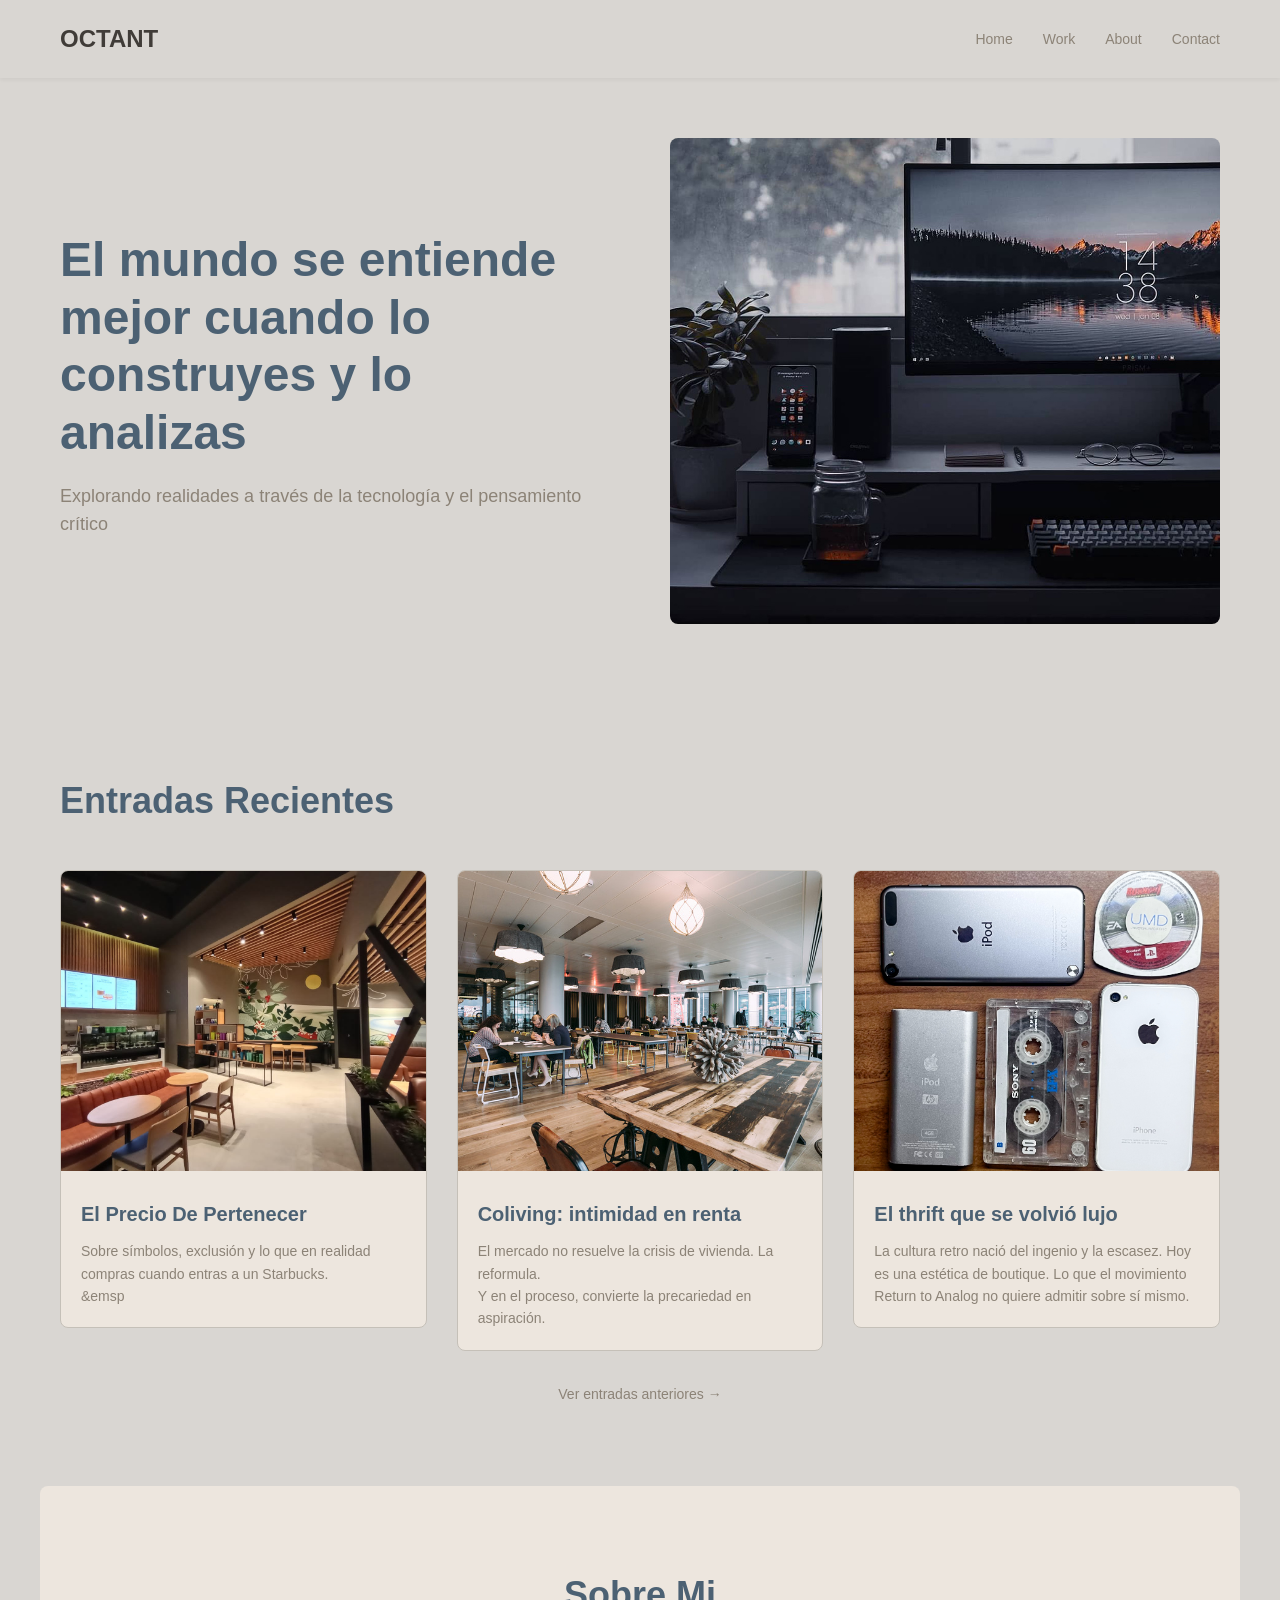
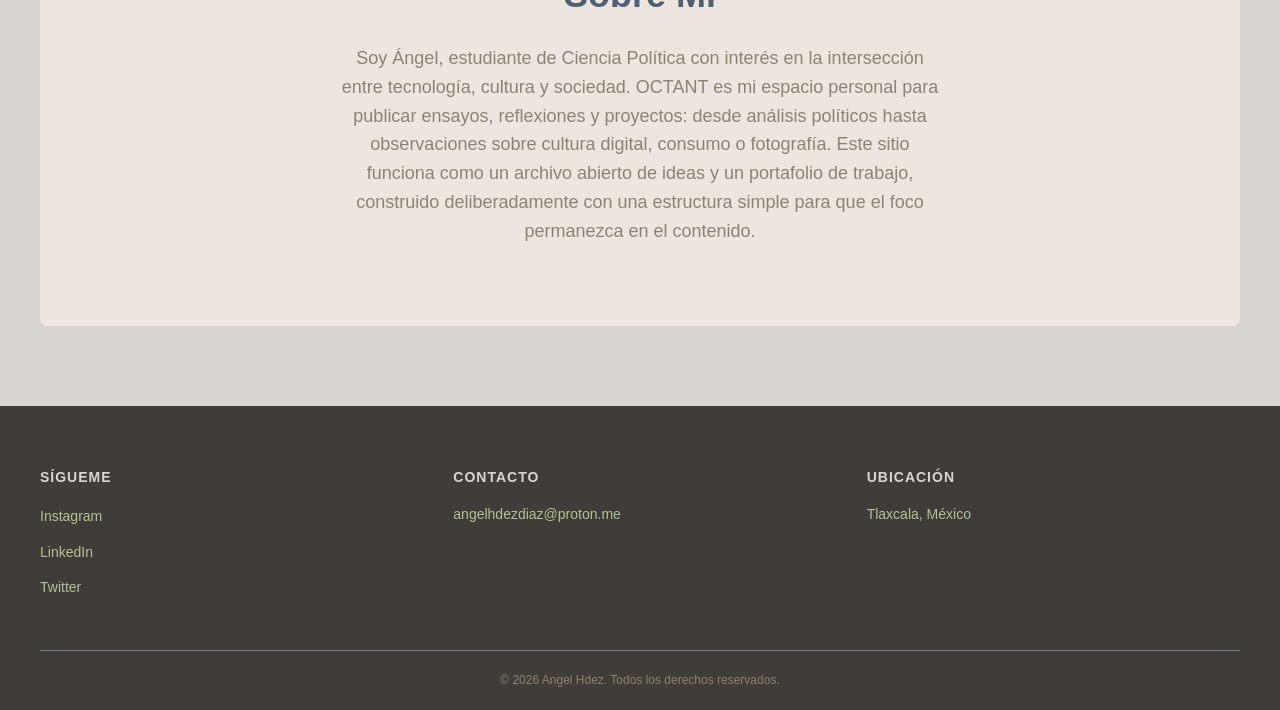
<file: index.html>
<!DOCTYPE html>
<html>
    <head>
        <meta charset="UTF-8">
        <meta name="viewport" content="width=device-width, initial-scale=1.0">
        <title>OCTANT</title>
        <link rel="stylesheet" href="styles.css" />
    </head>
    <body>
        <!-- Navigation -->
        <nav class="navbar">
            <div class="nav-container">
                <div class="logo">OCTANT</div>
                <button class="hamburger" aria-label="Toggle menu">
                    <span></span>
                    <span></span>
                    <span></span>
                </button>
                <ul class="nav-links">
                    <li><a href="#home">Home</a></li>
                    <li><a href="#work">Work</a></li>
                    <li><a href="#about">About</a></li>
                    <li><a href="#contact">Contact</a></li>
                </ul>
            </div>
        </nav>

        <!-- Hero Section -->
        <section class="hero" id="home">
            <div class="hero-content">
                <h1>El mundo se entiende mejor cuando lo construyes y lo analizas</h1>
                <p>Explorando realidades a través de la tecnología y el pensamiento crítico</p>
            </div>
            <div class="hero-image">
                <img src="hero.jpg" alt="Hero Image">
            </div>
        </section>

        <!-- Blog/Work Section -->
        <section class="blog-section" id="work">
            <h2>Entradas Recientes</h2>
            <div class="blog-grid">
                <a href="ensayo_estatus.html" class="blog-card-link">
                    <article class="blog-card">
                        <img src="estatus.jpg" alt="Blog entry">
                        <h3>El Precio De Pertenecer</h3>
                        <p>Sobre símbolos, exclusión y lo que en realidad compras cuando entras a un Starbucks.<br> &emsp</p>
                    </article>
                </a>
                <a href="CIER.html" class="blog-card-link">
                    <article class="blog-card">
                        <img src="CIER.jpg" alt="Blog entry">
                        <h3>Coliving: intimidad en renta</h3>
                        <p>El mercado no resuelve la crisis de vivienda. La reformula. <br> Y en el proceso, convierte la precariedad en aspiración.</p>
                    </article>
                </a>
                <a href="etqsvl.html" class="blog-card-link">
                    <article class="blog-card">
                        <img src="essay2.jpg" alt="Blog entry">
                        <h3>El thrift que se volvió lujo</h3>
                        <p>La cultura retro nació del ingenio y la escasez. Hoy es una estética de boutique. Lo que el movimiento Return to Analog no quiere admitir sobre sí mismo.</p>
                    </article>
                </a>
            </div>
            <div class="older-entries">
                <a href="older-entries.html">Ver entradas anteriores →</a>
            </div>
        </section>

        <!-- About Section -->
        <section class="about-section" id="about">
            <h2>Sobre Mi</h2>
            <p>Soy Ángel, estudiante de Ciencia Política con interés en la intersección entre tecnología, cultura y sociedad. OCTANT es mi espacio personal para publicar ensayos, reflexiones y proyectos: desde análisis políticos hasta observaciones sobre cultura digital, consumo o fotografía. Este sitio funciona como un archivo abierto de ideas y un portafolio de trabajo, construido deliberadamente con una estructura simple para que el foco permanezca en el contenido.</p>
        </section>

        <!-- Footer -->
        <footer class="footer" id="contact">
            <div class="footer-content">
                <div class="footer-section">
                    <h4>Sígueme</h4>
                    <ul>
                        <li><a href="#">Instagram</a></li>
                        <li><a href="#">LinkedIn</a></li>
                        <li><a href="#">Twitter</a></li>
                    </ul>
                </div>
                <div class="footer-section">
                    <h4>Contacto</h4>
                    <p>angelhdezdiaz@proton.me</p>
                </div>
                <div class="footer-section">
                    <h4>Ubicación</h4>
                    <p>Tlaxcala, México</p>
                </div>
            </div>
            <div class="footer-bottom">
                <p>&copy; 2026 Angel Hdez. Todos los derechos reservados.</p>
            </div>
        </footer>

        <script>
            // Hamburger menu functionality
            document.addEventListener('DOMContentLoaded', function() {
                const hamburger = document.querySelector('.hamburger');
                const navLinks = document.querySelector('.nav-links');

                hamburger.addEventListener('click', function() {
                    hamburger.classList.toggle('active');
                    navLinks.classList.toggle('mobile-menu');
                    navLinks.classList.toggle('active');
                });

                // Close menu when clicking a link
                const navItems = document.querySelectorAll('.nav-links a');
                navItems.forEach(item => {
                    item.addEventListener('click', function() {
                        hamburger.classList.remove('active');
                        navLinks.classList.remove('mobile-menu');
                        navLinks.classList.remove('active');
                    });
                });
            });
        </script>
    </body>
</html>
</file>
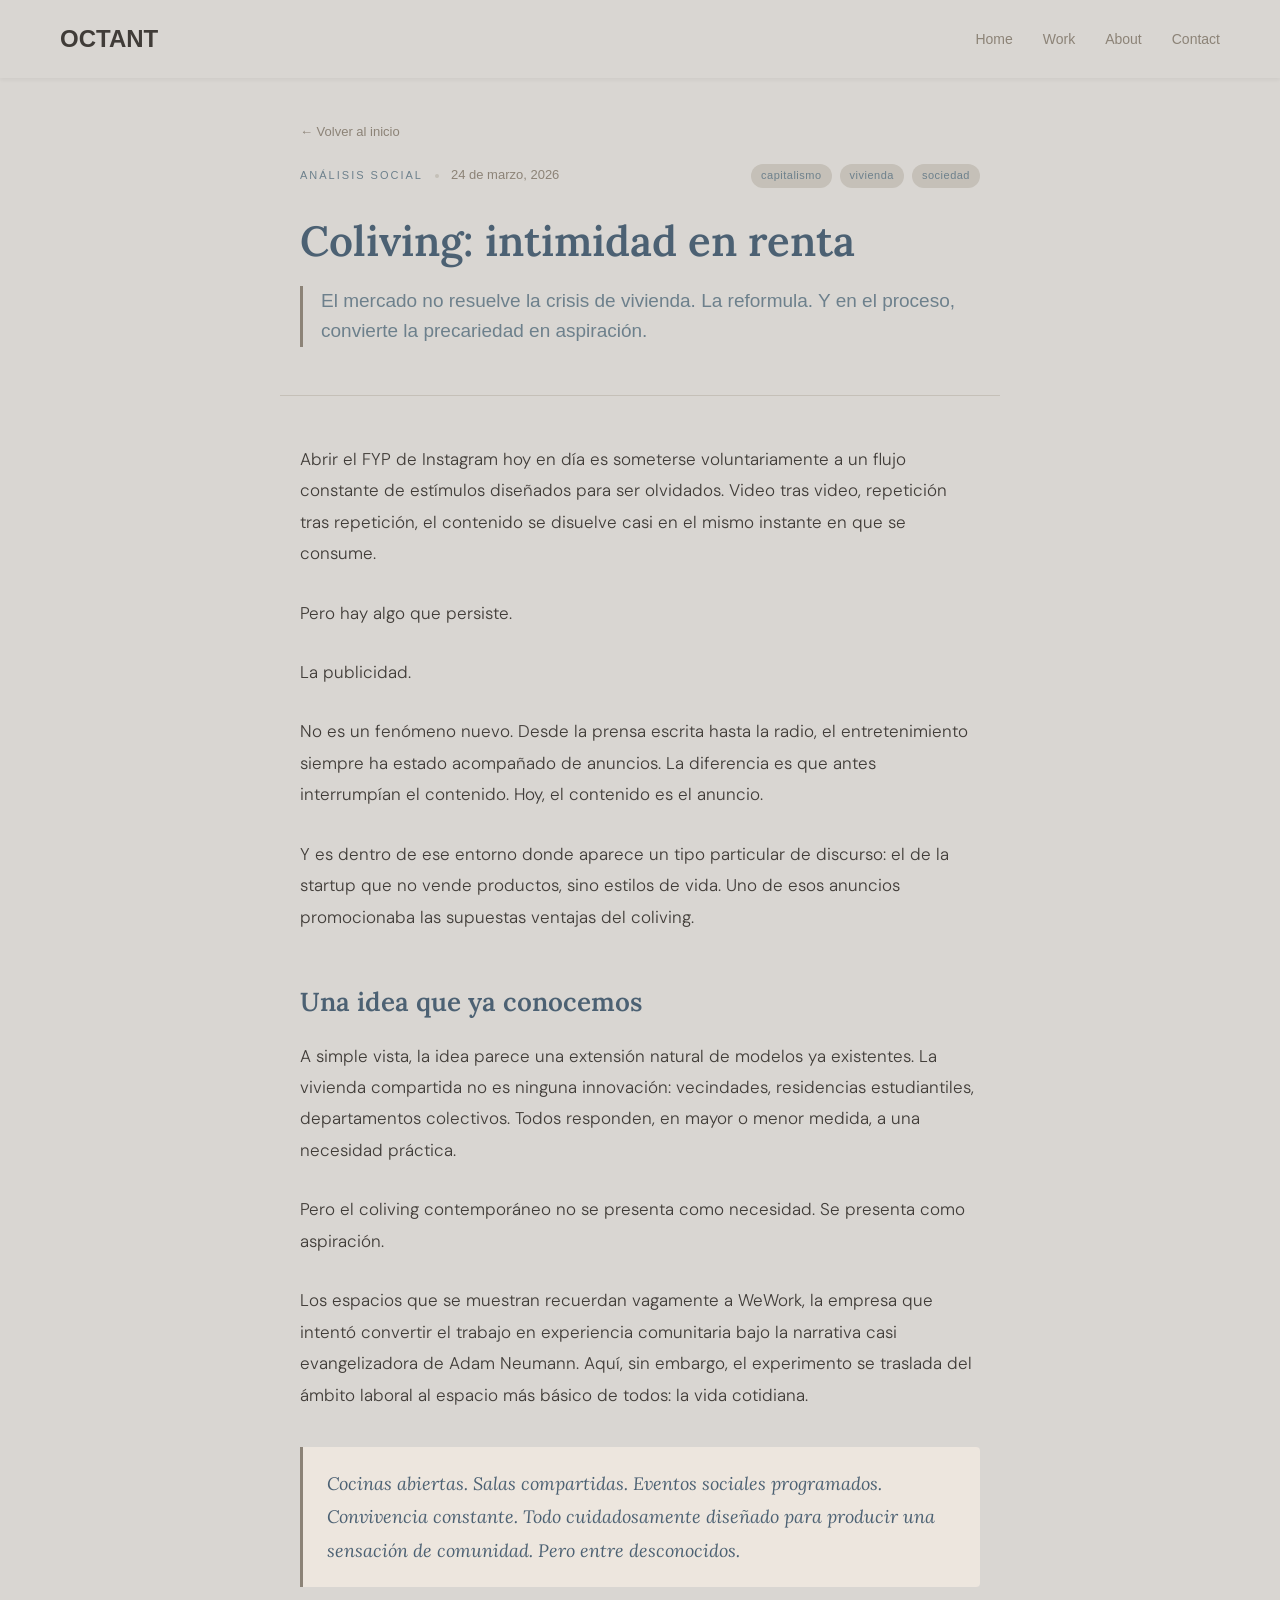
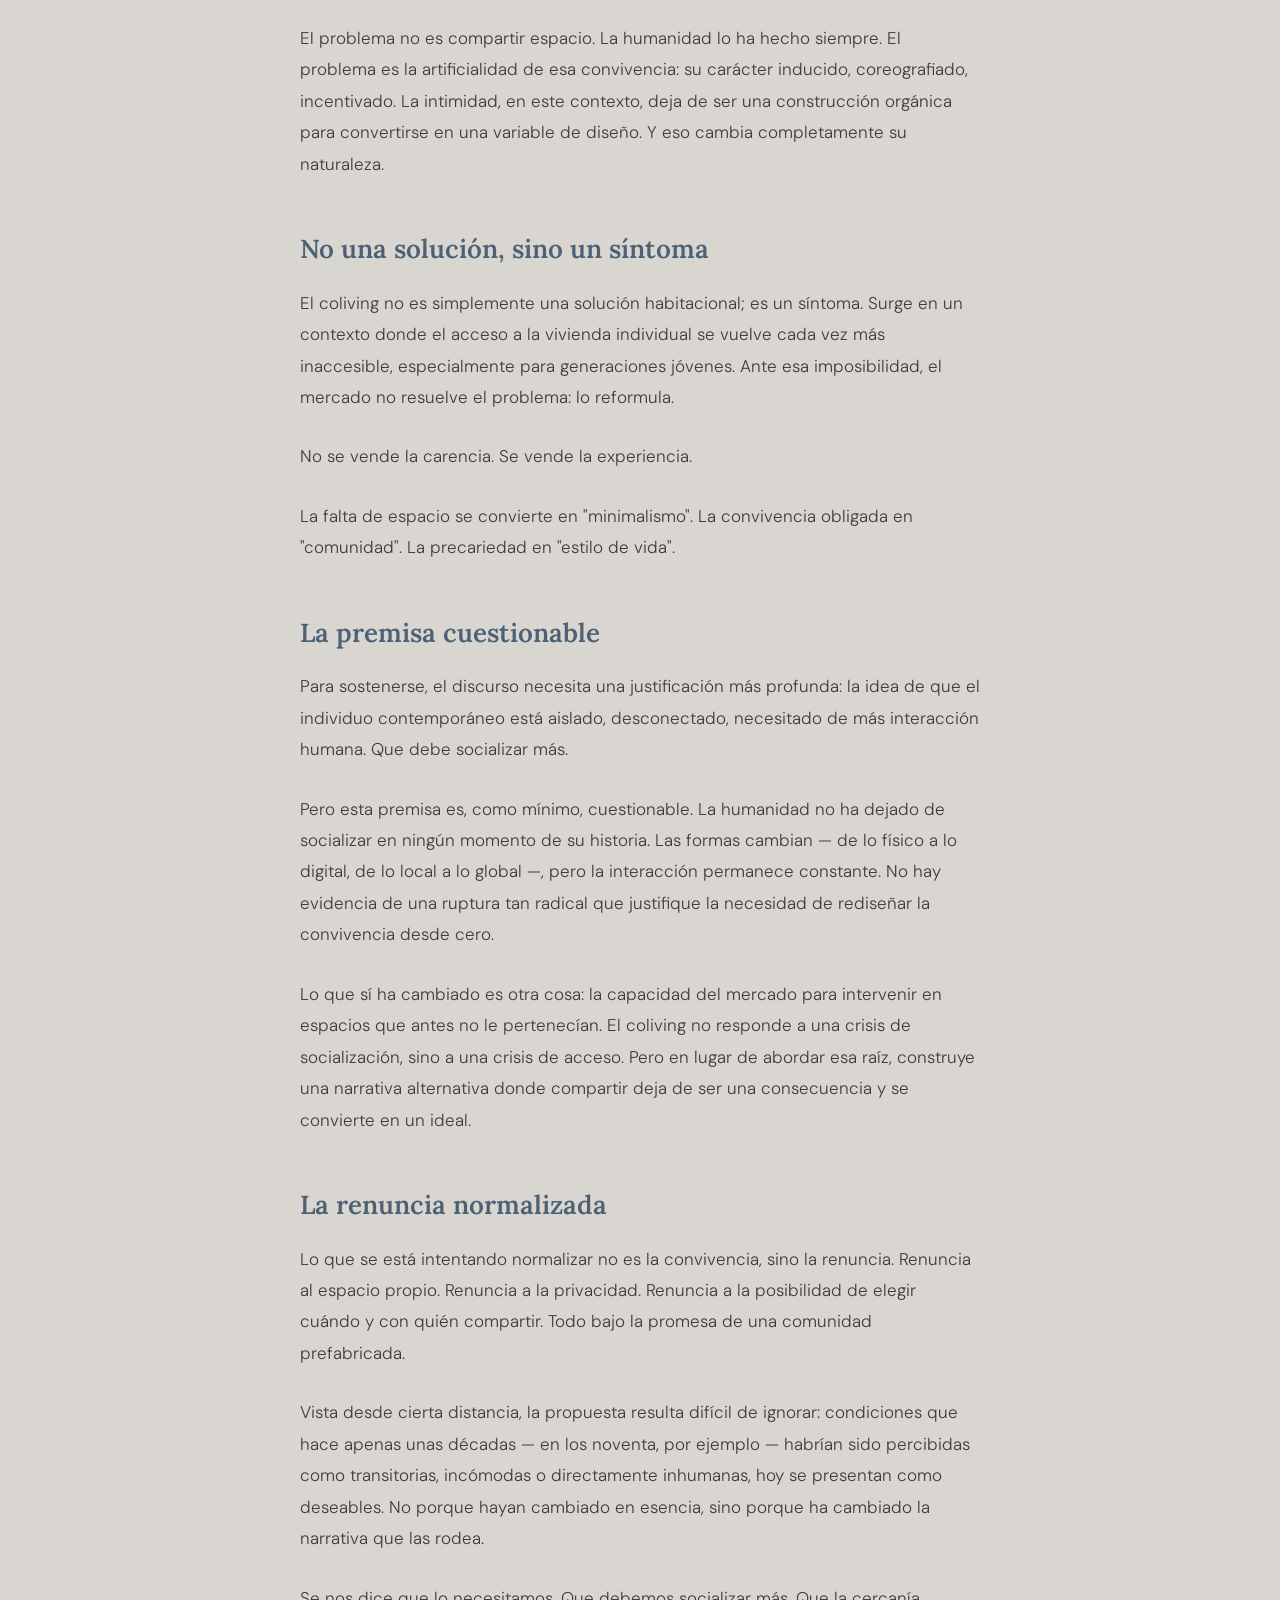
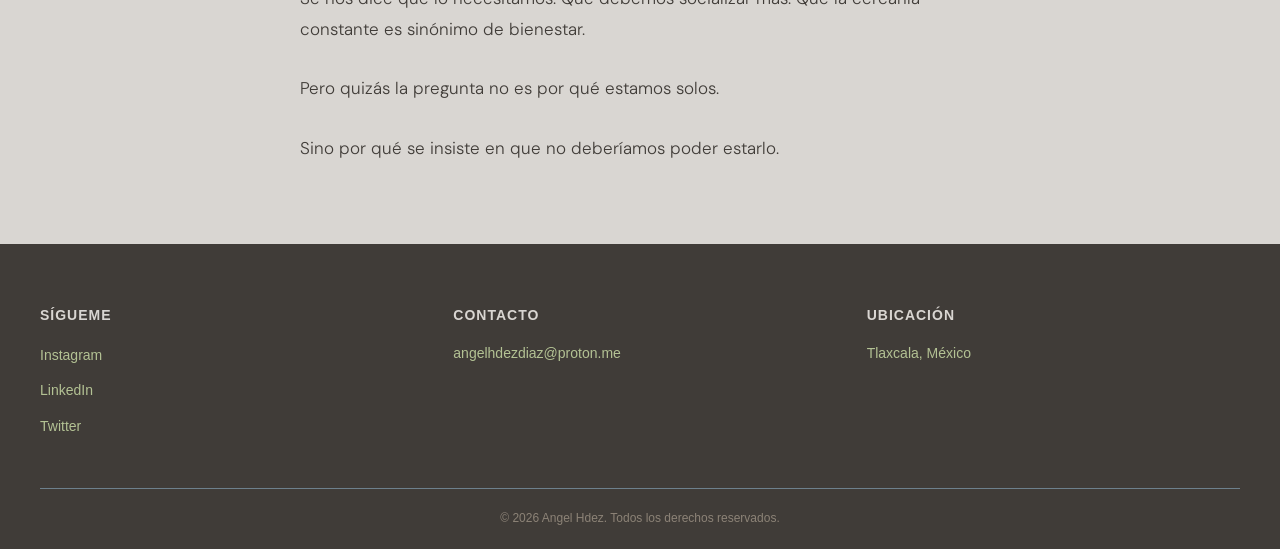
<file: CIER.html>
<!DOCTYPE html>
<html lang="es">
    <head>
        <meta charset="UTF-8">
        <meta name="viewport" content="width=device-width, initial-scale=1.0">
        <title>Coliving: intimidad en renta — OCTANT</title>
        <link rel="preconnect" href="https://fonts.googleapis.com">
        <link rel="preconnect" href="https://fonts.gstatic.com" crossorigin>
        <link href="https://fonts.googleapis.com/css2?family=Lora:ital,wght@0,400;0,600;1,400&family=DM+Sans:wght@300;400;500&display=swap" rel="stylesheet">
        <link rel="stylesheet" href="styles.css" />
    </head>
    <body>

        <!-- Navigation -->
        <nav class="navbar">
            <div class="nav-container">
                <div class="logo"><a href="index.html" class="logo-link">OCTANT</a></div>
                <ul class="nav-links">
                    <li><a href="index.html#home">Home</a></li>
                    <li><a href="index.html#work">Work</a></li>
                    <li><a href="index.html#about">About</a></li>
                    <li><a href="index.html#contact">Contact</a></li>
                </ul>
            </div>
        </nav>

        <!-- Back link -->
        <div class="back-link">
            <a href="index.html">← Volver al inicio</a>
        </div>

        <!-- Article Header -->
        <header class="article-header">
            <div class="article-meta">
                <span class="article-category">Análisis Social</span>
                <span class="meta-divider"></span>
                <span class="article-date">24 de marzo, 2026</span>
                <div class="article-tags">
                    <span class="tag">capitalismo</span>
                    <span class="tag">vivienda</span>
                    <span class="tag">sociedad</span>
                </div>
            </div>

            <h1 class="article-title">Coliving: intimidad en renta</h1>

            <p class="article-subtitle">
                El mercado no resuelve la crisis de vivienda. La reformula. Y en el proceso, convierte la precariedad en aspiración.
            </p>
        </header>

        <hr class="article-divider">

        <!-- Article Body -->
        <article class="article-body">

            <p>Abrir el FYP de Instagram hoy en día es someterse voluntariamente a un flujo constante de estímulos diseñados para ser olvidados. Video tras video, repetición tras repetición, el contenido se disuelve casi en el mismo instante en que se consume.</p>

            <p>Pero hay algo que persiste.</p>

            <p>La publicidad.</p>

            <p>No es un fenómeno nuevo. Desde la prensa escrita hasta la radio, el entretenimiento siempre ha estado acompañado de anuncios. La diferencia es que antes interrumpían el contenido. Hoy, el contenido es el anuncio.</p>

            <p>Y es dentro de ese entorno donde aparece un tipo particular de discurso: el de la startup que no vende productos, sino estilos de vida. Uno de esos anuncios promocionaba las supuestas ventajas del coliving.</p>

            <h2>Una idea que ya conocemos</h2>

            <p>A simple vista, la idea parece una extensión natural de modelos ya existentes. La vivienda compartida no es ninguna innovación: vecindades, residencias estudiantiles, departamentos colectivos. Todos responden, en mayor o menor medida, a una necesidad práctica.</p>

            <p>Pero el coliving contemporáneo no se presenta como necesidad. Se presenta como aspiración.</p>

            <p>Los espacios que se muestran recuerdan vagamente a WeWork, la empresa que intentó convertir el trabajo en experiencia comunitaria bajo la narrativa casi evangelizadora de Adam Neumann. Aquí, sin embargo, el experimento se traslada del ámbito laboral al espacio más básico de todos: la vida cotidiana.</p>

            <blockquote>
                <p>Cocinas abiertas. Salas compartidas. Eventos sociales programados. Convivencia constante. Todo cuidadosamente diseñado para producir una sensación de comunidad. Pero entre desconocidos.</p>
            </blockquote>

            <p>El problema no es compartir espacio. La humanidad lo ha hecho siempre. El problema es la artificialidad de esa convivencia: su carácter inducido, coreografiado, incentivado. La intimidad, en este contexto, deja de ser una construcción orgánica para convertirse en una variable de diseño. Y eso cambia completamente su naturaleza.</p>

            <h2>No una solución, sino un síntoma</h2>

            <p>El coliving no es simplemente una solución habitacional; es un síntoma. Surge en un contexto donde el acceso a la vivienda individual se vuelve cada vez más inaccesible, especialmente para generaciones jóvenes. Ante esa imposibilidad, el mercado no resuelve el problema: lo reformula.</p>

            <p>No se vende la carencia. Se vende la experiencia.</p>

            <p>La falta de espacio se convierte en "minimalismo". La convivencia obligada en "comunidad". La precariedad en "estilo de vida".</p>

            <h2>La premisa cuestionable</h2>

            <p>Para sostenerse, el discurso necesita una justificación más profunda: la idea de que el individuo contemporáneo está aislado, desconectado, necesitado de más interacción humana. Que debe socializar más.</p>

            <p>Pero esta premisa es, como mínimo, cuestionable. La humanidad no ha dejado de socializar en ningún momento de su historia. Las formas cambian — de lo físico a lo digital, de lo local a lo global —, pero la interacción permanece constante. No hay evidencia de una ruptura tan radical que justifique la necesidad de rediseñar la convivencia desde cero.</p>

            <p>Lo que sí ha cambiado es otra cosa: la capacidad del mercado para intervenir en espacios que antes no le pertenecían. El coliving no responde a una crisis de socialización, sino a una crisis de acceso. Pero en lugar de abordar esa raíz, construye una narrativa alternativa donde compartir deja de ser una consecuencia y se convierte en un ideal.</p>

            <h2>La renuncia normalizada</h2>

            <p>Lo que se está intentando normalizar no es la convivencia, sino la renuncia. Renuncia al espacio propio. Renuncia a la privacidad. Renuncia a la posibilidad de elegir cuándo y con quién compartir. Todo bajo la promesa de una comunidad prefabricada.</p>

            <p>Vista desde cierta distancia, la propuesta resulta difícil de ignorar: condiciones que hace apenas unas décadas — en los noventa, por ejemplo — habrían sido percibidas como transitorias, incómodas o directamente inhumanas, hoy se presentan como deseables. No porque hayan cambiado en esencia, sino porque ha cambiado la narrativa que las rodea.</p>

            <p>Se nos dice que lo necesitamos. Que debemos socializar más. Que la cercanía constante es sinónimo de bienestar.</p>

            <p>Pero quizás la pregunta no es por qué estamos solos.</p>

            <p>Sino por qué se insiste en que no deberíamos poder estarlo.</p>

        </article>

        <!-- Footer -->
        <footer class="footer" id="contact">
            <div class="footer-content">
                <div class="footer-section">
                    <h4>Sígueme</h4>
                    <ul>
                        <li><a href="#">Instagram</a></li>
                        <li><a href="#">LinkedIn</a></li>
                        <li><a href="#">Twitter</a></li>
                    </ul>
                </div>
                <div class="footer-section">
                    <h4>Contacto</h4>
                    <p>angelhdezdiaz@proton.me</p>
                </div>
                <div class="footer-section">
                    <h4>Ubicación</h4>
                    <p>Tlaxcala, México</p>
                </div>
            </div>
            <div class="footer-bottom">
                <p>&copy; 2026 Angel Hdez. Todos los derechos reservados.</p>
            </div>
        </footer>

    </body>
</html>
</file>
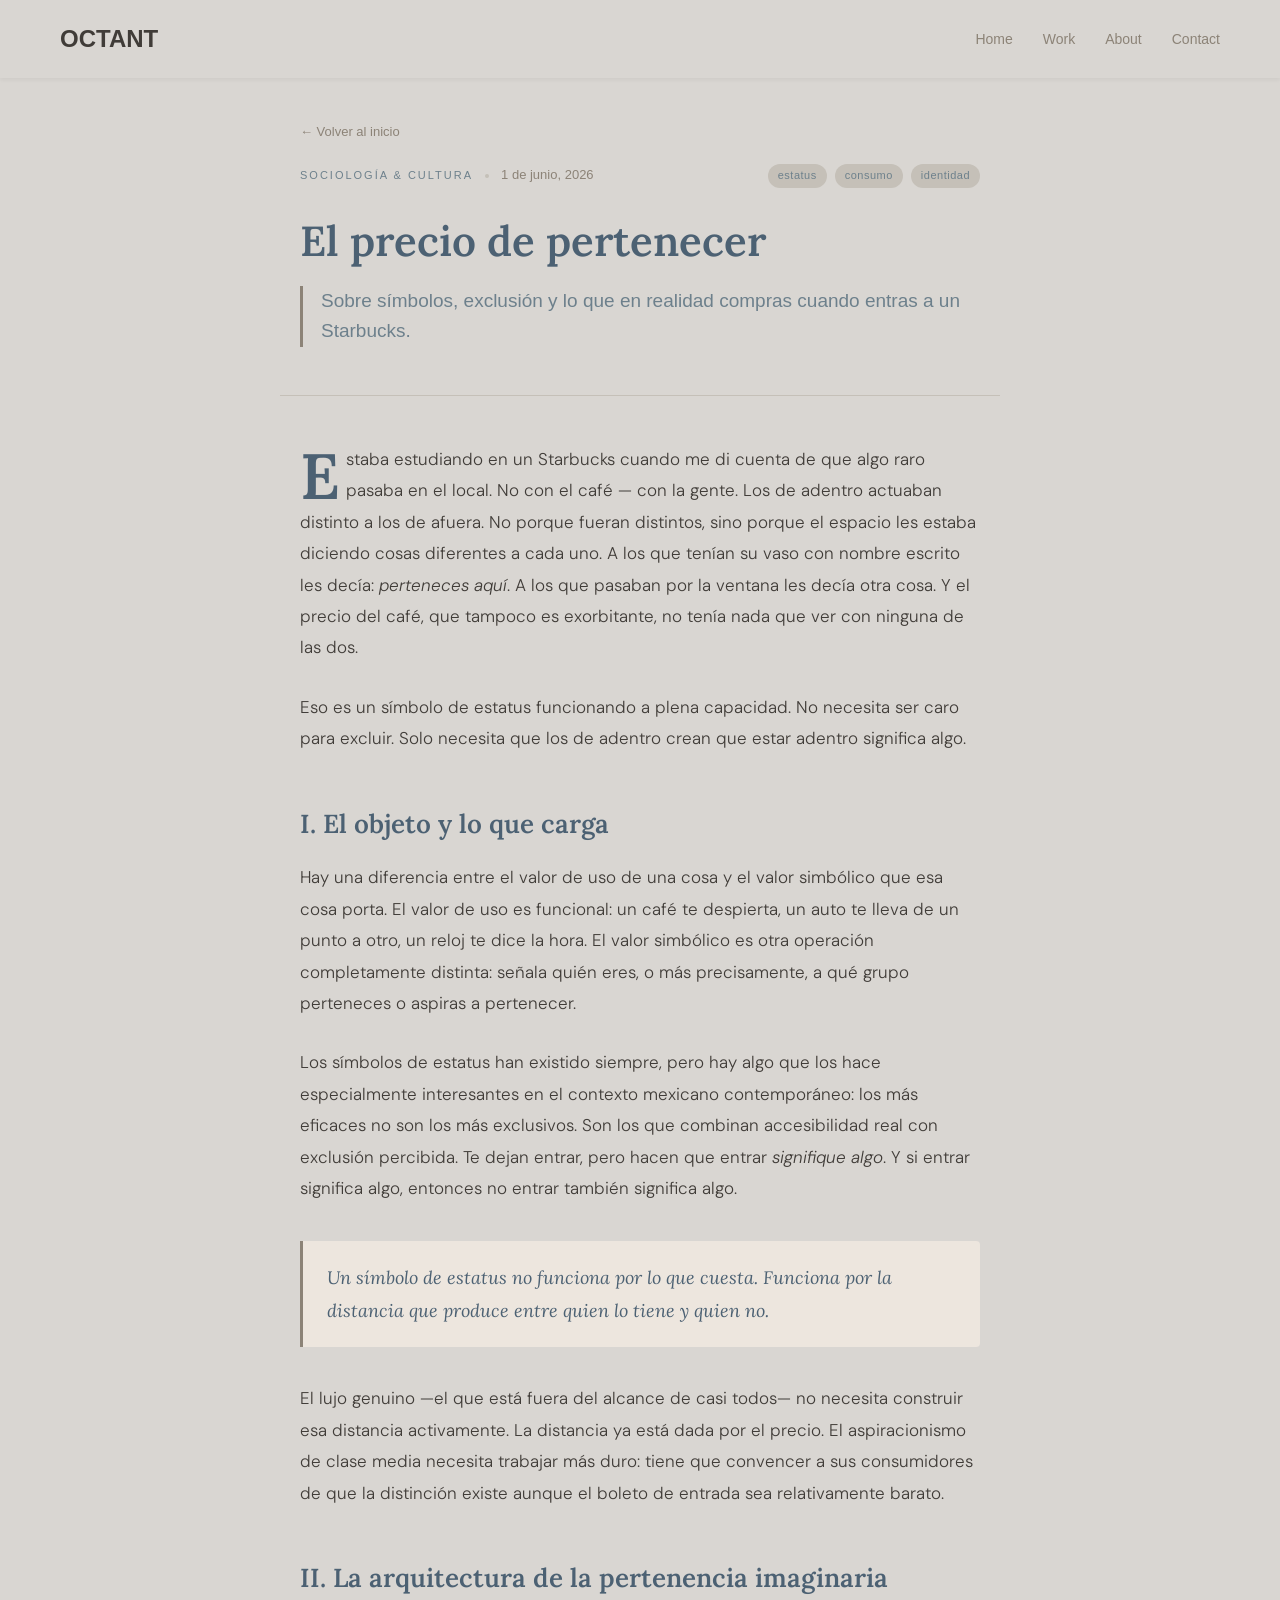
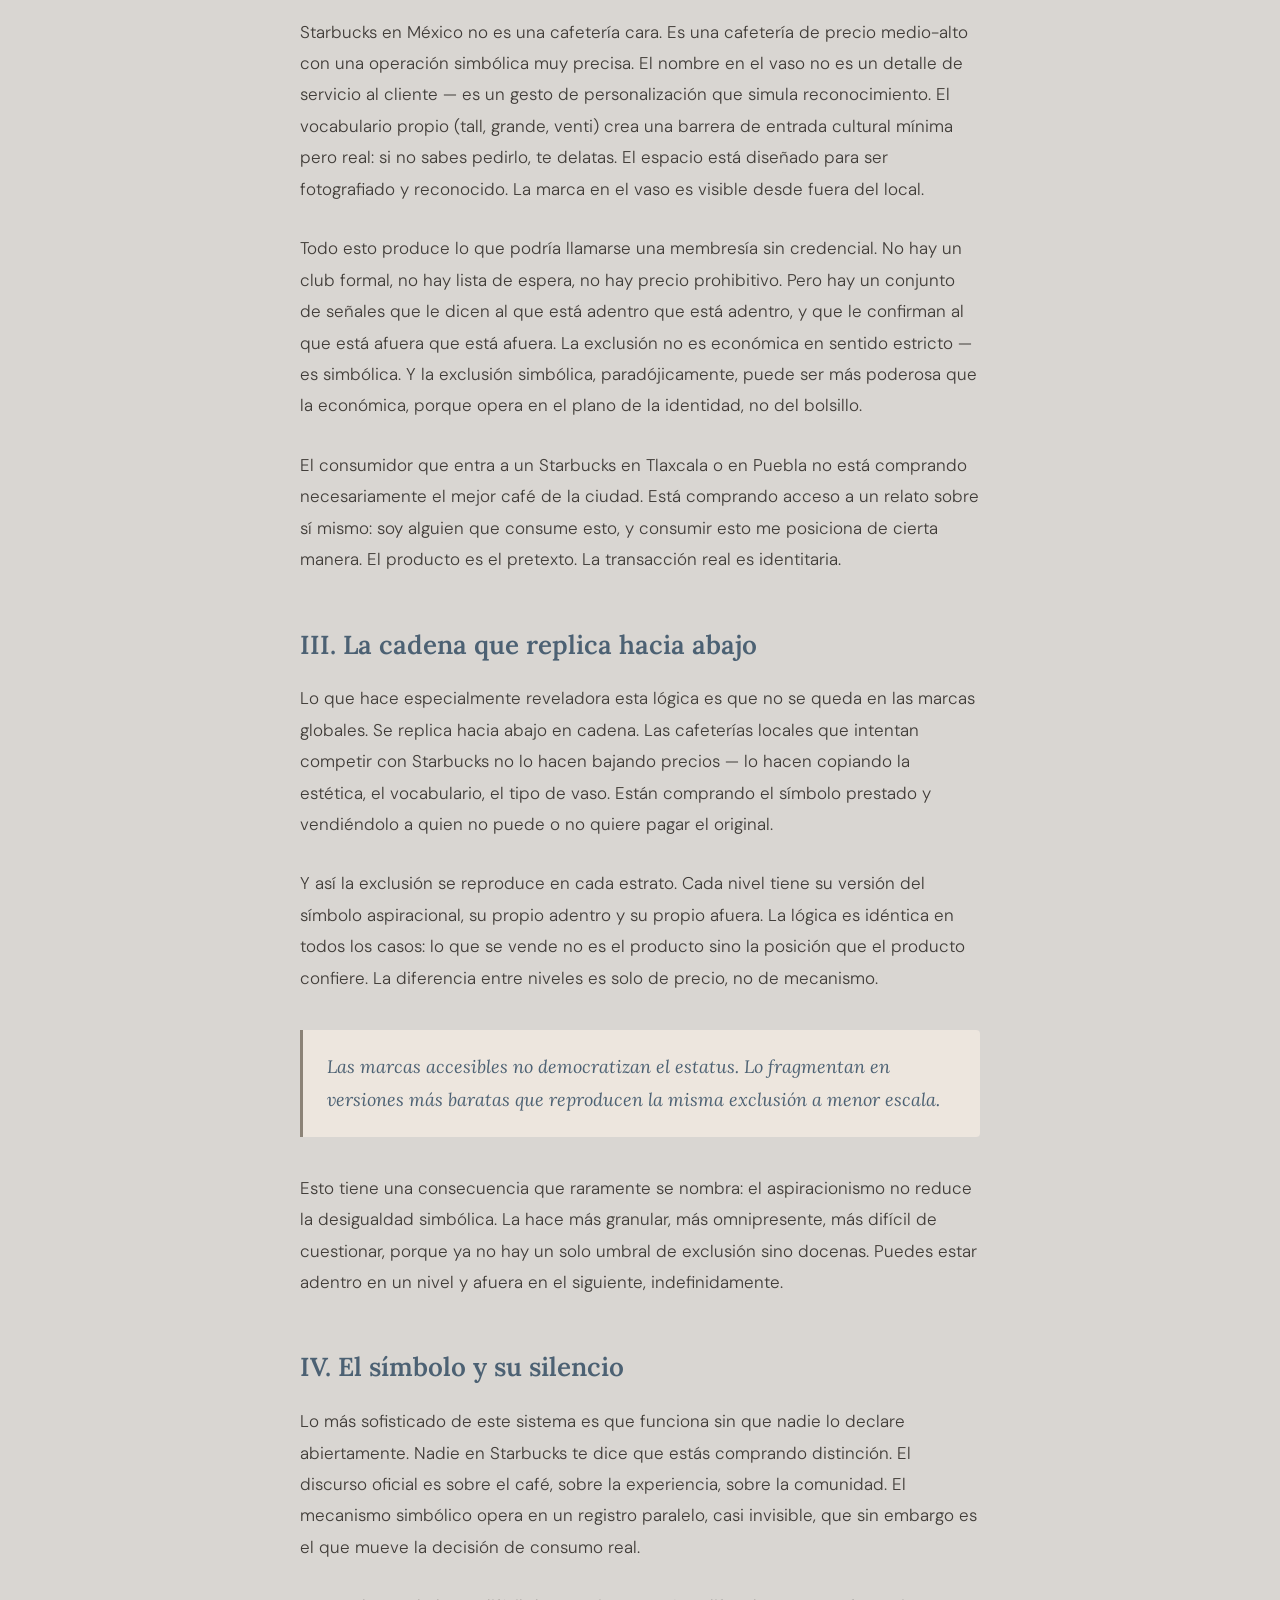
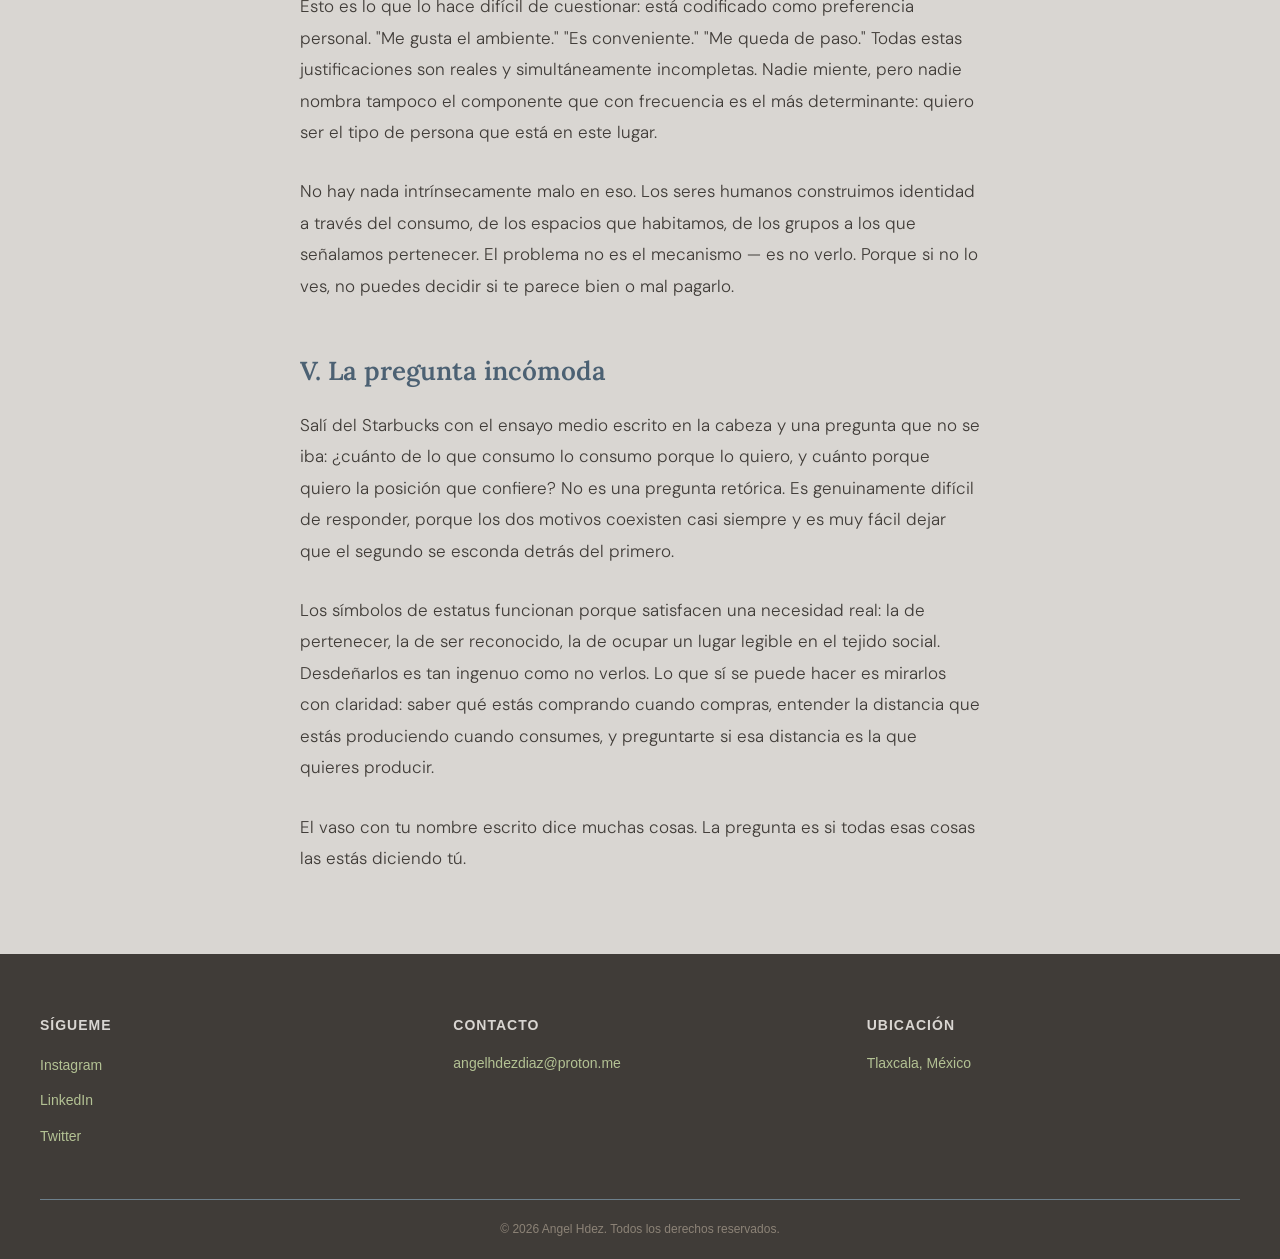
<file: ensayo_estatus.html>
<!DOCTYPE html>
<html lang="es">
    <head>
        <meta charset="UTF-8">
        <meta name="viewport" content="width=device-width, initial-scale=1.0">
        <title>El precio de pertenecer — Angel Hdez</title>
        <link rel="preconnect" href="https://fonts.googleapis.com">
        <link rel="preconnect" href="https://fonts.gstatic.com" crossorigin>
        <link href="https://fonts.googleapis.com/css2?family=Lora:ital,wght@0,400;0,600;1,400&family=DM+Sans:wght@300;400;500&display=swap" rel="stylesheet">
        <link rel="stylesheet" href="styles.css" />
        <style>
            .article-body .drop-cap::first-letter {
                font-family: 'Lora', serif;
                font-size: 4rem;
                font-weight: 600;
                float: left;
                line-height: 0.82;
                margin-right: 0.1em;
                margin-top: 0.1em;
                color: #4C6173;
            }
        </style>
    </head>
    <body>

        <!-- Navigation -->
        <nav class="navbar">
            <div class="nav-container">
                <div class="logo"><a href="index.html" class="logo-link">OCTANT</a></div>
                <button class="hamburger" id="hamburger" aria-label="Menú">
                    <span></span><span></span><span></span>
                </button>
                <ul class="nav-links" id="nav-links">
                    <li><a href="index.html#home">Home</a></li>
                    <li><a href="index.html#work">Work</a></li>
                    <li><a href="index.html#about">About</a></li>
                    <li><a href="index.html#contact">Contact</a></li>
                </ul>
            </div>
        </nav>

        <!-- Back link -->
        <div class="back-link">
            <a href="index.html">← Volver al inicio</a>
        </div>

        <!-- Article Header -->
        <header class="article-header">
            <div class="article-meta">
                <span class="article-category">Sociología &amp; Cultura</span>
                <span class="meta-divider"></span>
                <span class="article-date">1 de junio, 2026</span>
                <div class="article-tags">
                    <span class="tag">estatus</span>
                    <span class="tag">consumo</span>
                    <span class="tag">identidad</span>
                </div>
            </div>

            <h1 class="article-title">El precio de pertenecer</h1>

            <p class="article-subtitle">
                Sobre símbolos, exclusión y lo que en realidad compras cuando entras a un Starbucks.
            </p>
        </header>

        <hr class="article-divider">

        <!-- Article Body -->
        <article class="article-body">

            <p class="drop-cap">Estaba estudiando en un Starbucks cuando me di cuenta de que algo raro pasaba en el local. No con el café — con la gente. Los de adentro actuaban distinto a los de afuera. No porque fueran distintos, sino porque el espacio les estaba diciendo cosas diferentes a cada uno. A los que tenían su vaso con nombre escrito les decía: <em>perteneces aquí</em>. A los que pasaban por la ventana les decía otra cosa. Y el precio del café, que tampoco es exorbitante, no tenía nada que ver con ninguna de las dos.</p>

            <p>Eso es un símbolo de estatus funcionando a plena capacidad. No necesita ser caro para excluir. Solo necesita que los de adentro crean que estar adentro significa algo.</p>

            <h2>I. El objeto y lo que carga</h2>

            <p>Hay una diferencia entre el valor de uso de una cosa y el valor simbólico que esa cosa porta. El valor de uso es funcional: un café te despierta, un auto te lleva de un punto a otro, un reloj te dice la hora. El valor simbólico es otra operación completamente distinta: señala quién eres, o más precisamente, a qué grupo perteneces o aspiras a pertenecer.</p>

            <p>Los símbolos de estatus han existido siempre, pero hay algo que los hace especialmente interesantes en el contexto mexicano contemporáneo: los más eficaces no son los más exclusivos. Son los que combinan accesibilidad real con exclusión percibida. Te dejan entrar, pero hacen que entrar <em>signifique algo</em>. Y si entrar significa algo, entonces no entrar también significa algo.</p>

            <blockquote>
                <p>Un símbolo de estatus no funciona por lo que cuesta. Funciona por la distancia que produce entre quien lo tiene y quien no.</p>
            </blockquote>

            <p>El lujo genuino —el que está fuera del alcance de casi todos— no necesita construir esa distancia activamente. La distancia ya está dada por el precio. El aspiracionismo de clase media necesita trabajar más duro: tiene que convencer a sus consumidores de que la distinción existe aunque el boleto de entrada sea relativamente barato.</p>

            <h2>II. La arquitectura de la pertenencia imaginaria</h2>

            <p>Starbucks en México no es una cafetería cara. Es una cafetería de precio medio-alto con una operación simbólica muy precisa. El nombre en el vaso no es un detalle de servicio al cliente — es un gesto de personalización que simula reconocimiento. El vocabulario propio (tall, grande, venti) crea una barrera de entrada cultural mínima pero real: si no sabes pedirlo, te delatas. El espacio está diseñado para ser fotografiado y reconocido. La marca en el vaso es visible desde fuera del local.</p>

            <p>Todo esto produce lo que podría llamarse una membresía sin credencial. No hay un club formal, no hay lista de espera, no hay precio prohibitivo. Pero hay un conjunto de señales que le dicen al que está adentro que está adentro, y que le confirman al que está afuera que está afuera. La exclusión no es económica en sentido estricto — es simbólica. Y la exclusión simbólica, paradójicamente, puede ser más poderosa que la económica, porque opera en el plano de la identidad, no del bolsillo.</p>

            <p>El consumidor que entra a un Starbucks en Tlaxcala o en Puebla no está comprando necesariamente el mejor café de la ciudad. Está comprando acceso a un relato sobre sí mismo: soy alguien que consume esto, y consumir esto me posiciona de cierta manera. El producto es el pretexto. La transacción real es identitaria.</p>

            <h2>III. La cadena que replica hacia abajo</h2>

            <p>Lo que hace especialmente reveladora esta lógica es que no se queda en las marcas globales. Se replica hacia abajo en cadena. Las cafeterías locales que intentan competir con Starbucks no lo hacen bajando precios — lo hacen copiando la estética, el vocabulario, el tipo de vaso. Están comprando el símbolo prestado y vendiéndolo a quien no puede o no quiere pagar el original.</p>

            <p>Y así la exclusión se reproduce en cada estrato. Cada nivel tiene su versión del símbolo aspiracional, su propio adentro y su propio afuera. La lógica es idéntica en todos los casos: lo que se vende no es el producto sino la posición que el producto confiere. La diferencia entre niveles es solo de precio, no de mecanismo.</p>

            <blockquote>
                <p>Las marcas accesibles no democratizan el estatus. Lo fragmentan en versiones más baratas que reproducen la misma exclusión a menor escala.</p>
            </blockquote>

            <p>Esto tiene una consecuencia que raramente se nombra: el aspiracionismo no reduce la desigualdad simbólica. La hace más granular, más omnipresente, más difícil de cuestionar, porque ya no hay un solo umbral de exclusión sino docenas. Puedes estar adentro en un nivel y afuera en el siguiente, indefinidamente.</p>

            <h2>IV. El símbolo y su silencio</h2>

            <p>Lo más sofisticado de este sistema es que funciona sin que nadie lo declare abiertamente. Nadie en Starbucks te dice que estás comprando distinción. El discurso oficial es sobre el café, sobre la experiencia, sobre la comunidad. El mecanismo simbólico opera en un registro paralelo, casi invisible, que sin embargo es el que mueve la decisión de consumo real.</p>

            <p>Esto es lo que lo hace difícil de cuestionar: está codificado como preferencia personal. "Me gusta el ambiente." "Es conveniente." "Me queda de paso." Todas estas justificaciones son reales y simultáneamente incompletas. Nadie miente, pero nadie nombra tampoco el componente que con frecuencia es el más determinante: quiero ser el tipo de persona que está en este lugar.</p>

            <p>No hay nada intrínsecamente malo en eso. Los seres humanos construimos identidad a través del consumo, de los espacios que habitamos, de los grupos a los que señalamos pertenecer. El problema no es el mecanismo — es no verlo. Porque si no lo ves, no puedes decidir si te parece bien o mal pagarlo.</p>

            <h2>V. La pregunta incómoda</h2>

            <p>Salí del Starbucks con el ensayo medio escrito en la cabeza y una pregunta que no se iba: ¿cuánto de lo que consumo lo consumo porque lo quiero, y cuánto porque quiero la posición que confiere? No es una pregunta retórica. Es genuinamente difícil de responder, porque los dos motivos coexisten casi siempre y es muy fácil dejar que el segundo se esconda detrás del primero.</p>

            <p>Los símbolos de estatus funcionan porque satisfacen una necesidad real: la de pertenecer, la de ser reconocido, la de ocupar un lugar legible en el tejido social. Desdeñarlos es tan ingenuo como no verlos. Lo que sí se puede hacer es mirarlos con claridad: saber qué estás comprando cuando compras, entender la distancia que estás produciendo cuando consumes, y preguntarte si esa distancia es la que quieres producir.</p>

            <p>El vaso con tu nombre escrito dice muchas cosas. La pregunta es si todas esas cosas las estás diciendo tú.</p>

        </article>

        <!-- Footer -->
        <footer class="footer" id="contact">
            <div class="footer-content">
                <div class="footer-section">
                    <h4>Sígueme</h4>
                    <ul>
                        <li><a href="#">Instagram</a></li>
                        <li><a href="#">LinkedIn</a></li>
                        <li><a href="#">Twitter</a></li>
                    </ul>
                </div>
                <div class="footer-section">
                    <h4>Contacto</h4>
                    <p>angelhdezdiaz@proton.me</p>
                </div>
                <div class="footer-section">
                    <h4>Ubicación</h4>
                    <p>Tlaxcala, México</p>
                </div>
            </div>
            <div class="footer-bottom">
                <p>&copy; 2026 Angel Hdez. Todos los derechos reservados.</p>
            </div>
        </footer>

        <script>
            const hamburger = document.getElementById('hamburger');
            const navLinks = document.getElementById('nav-links');
            hamburger.addEventListener('click', () => {
                hamburger.classList.toggle('active');
                navLinks.classList.toggle('mobile-menu');
                navLinks.classList.toggle('active');
            });
        </script>

    </body>
</html>
</file>
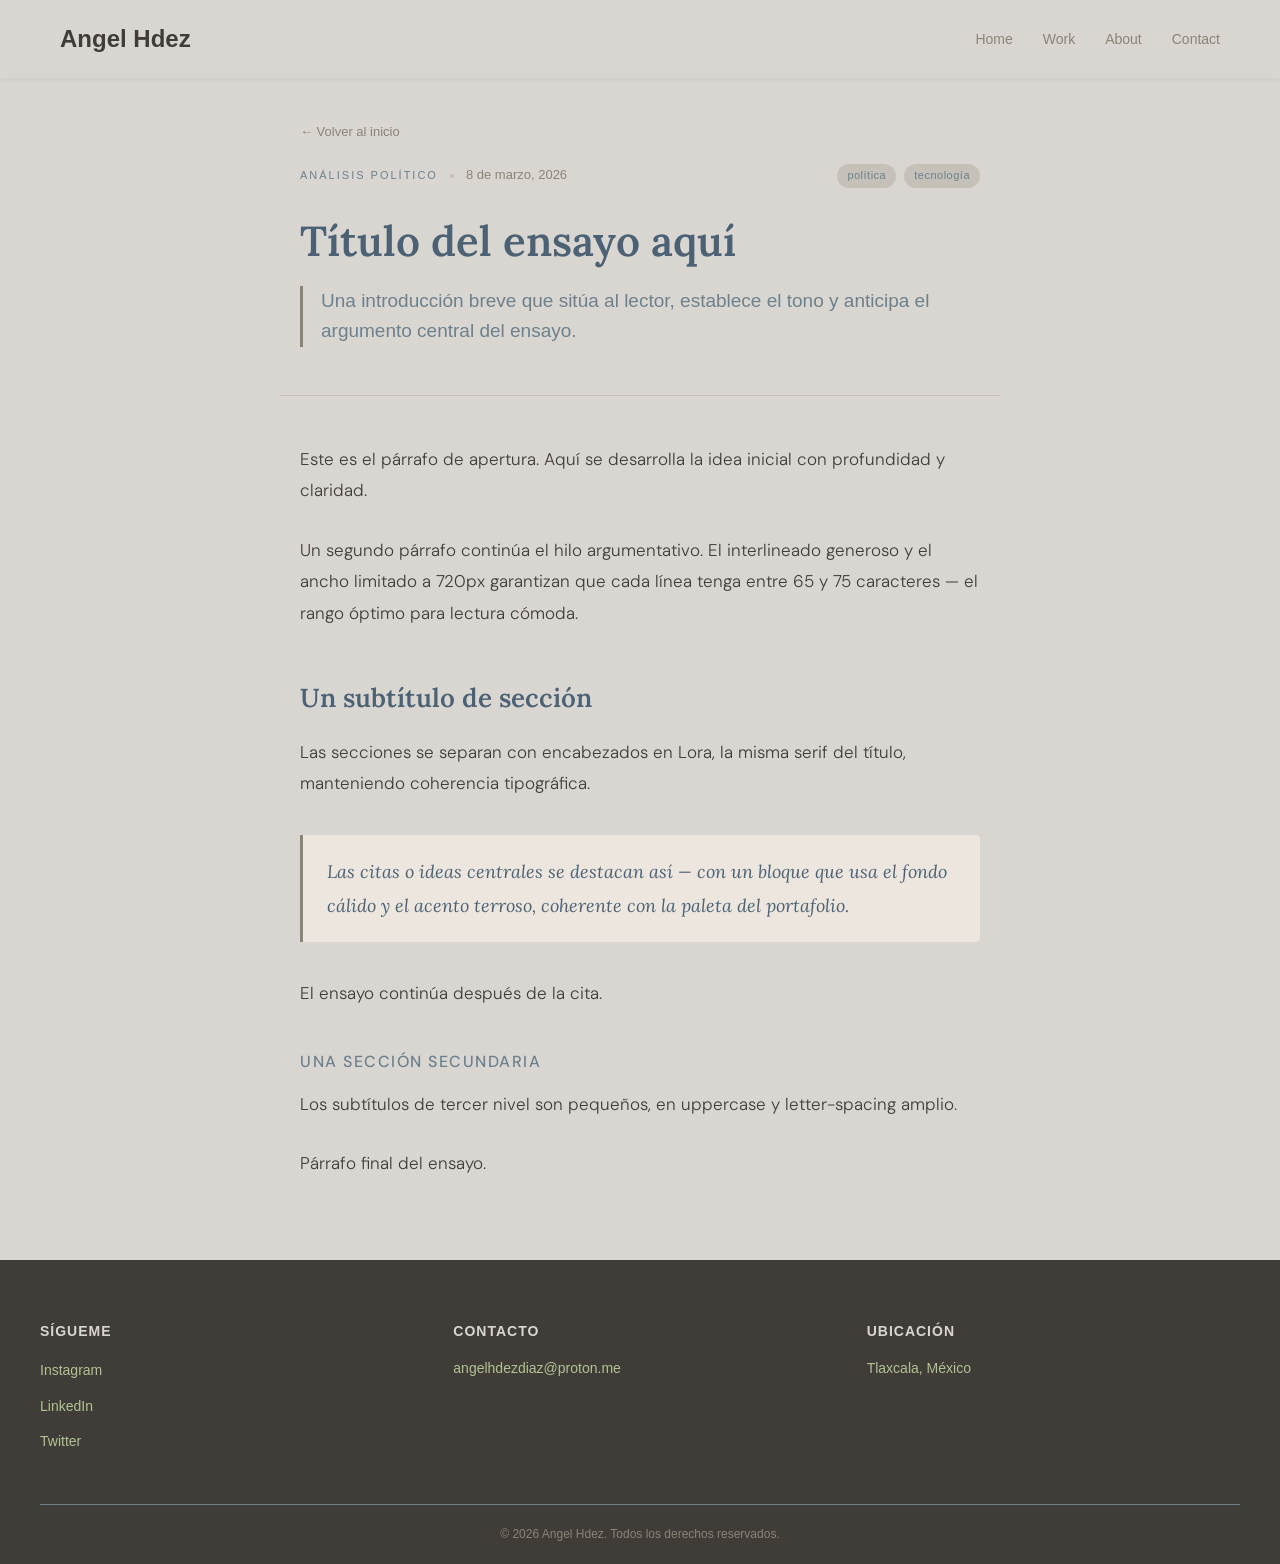
<file: ensayos.html>
<!DOCTYPE html>
<html lang="es">
    <head>
        <meta charset="UTF-8">
        <meta name="viewport" content="width=device-width, initial-scale=1.0">
        <title>Título del Ensayo — Angel Hdez</title>
        <link rel="preconnect" href="https://fonts.googleapis.com">
        <link rel="preconnect" href="https://fonts.gstatic.com" crossorigin>
        <link href="https://fonts.googleapis.com/css2?family=Lora:ital,wght@0,400;0,600;1,400&family=DM+Sans:wght@300;400;500&display=swap" rel="stylesheet">
        <link rel="stylesheet" href="styles.css" />
    </head>
    <body>

        <!-- Navigation -->
        <nav class="navbar">
            <div class="nav-container">
                <div class="logo"><a href="index.html" class="logo-link">Angel Hdez</a></div>
                <ul class="nav-links">
                    <li><a href="index.html#home">Home</a></li>
                    <li><a href="index.html#work">Work</a></li>
                    <li><a href="index.html#about">About</a></li>
                    <li><a href="index.html#contact">Contact</a></li>
                </ul>
            </div>
        </nav>

        <!-- Back link -->
        <div class="back-link">
            <a href="index.html">← Volver al inicio</a>
        </div>

        <!-- Article Header -->
        <header class="article-header">
            <div class="article-meta">
                <span class="article-category">Análisis Político</span>
                <span class="meta-divider"></span>
                <span class="article-date">8 de marzo, 2026</span>
                <div class="article-tags">
                    <span class="tag">política</span>
                    <span class="tag">tecnología</span>
                </div>
            </div>

            <h1 class="article-title">Título del ensayo aquí</h1>

            <p class="article-subtitle">
                Una introducción breve que sitúa al lector, establece el tono y anticipa el argumento central del ensayo.
            </p>
        </header>

        <hr class="article-divider">

        <!-- Article Body -->
        <article class="article-body">

            <p>Este es el párrafo de apertura. Aquí se desarrolla la idea inicial con profundidad y claridad.</p>

            <p>Un segundo párrafo continúa el hilo argumentativo. El interlineado generoso y el ancho limitado a 720px garantizan que cada línea tenga entre 65 y 75 caracteres — el rango óptimo para lectura cómoda.</p>

            <h2>Un subtítulo de sección</h2>

            <p>Las secciones se separan con encabezados en Lora, la misma serif del título, manteniendo coherencia tipográfica.</p>

            <blockquote>
                <p>Las citas o ideas centrales se destacan así — con un bloque que usa el fondo cálido y el acento terroso, coherente con la paleta del portafolio.</p>
            </blockquote>

            <p>El ensayo continúa después de la cita.</p>

            <h3>Una sección secundaria</h3>

            <p>Los subtítulos de tercer nivel son pequeños, en uppercase y letter-spacing amplio.</p>

            <p>Párrafo final del ensayo.</p>

        </article>

        <!-- Footer -->
        <footer class="footer" id="contact">
            <div class="footer-content">
                <div class="footer-section">
                    <h4>Sígueme</h4>
                    <ul>
                        <li><a href="#">Instagram</a></li>
                        <li><a href="#">LinkedIn</a></li>
                        <li><a href="#">Twitter</a></li>
                    </ul>
                </div>
                <div class="footer-section">
                    <h4>Contacto</h4>
                    <p>angelhdezdiaz@proton.me</p>
                </div>
                <div class="footer-section">
                    <h4>Ubicación</h4>
                    <p>Tlaxcala, México</p>
                </div>
            </div>
            <div class="footer-bottom">
                <p>&copy; 2026 Angel Hdez. Todos los derechos reservados.</p>
            </div>
        </footer>

    </body>
</html>
</file>
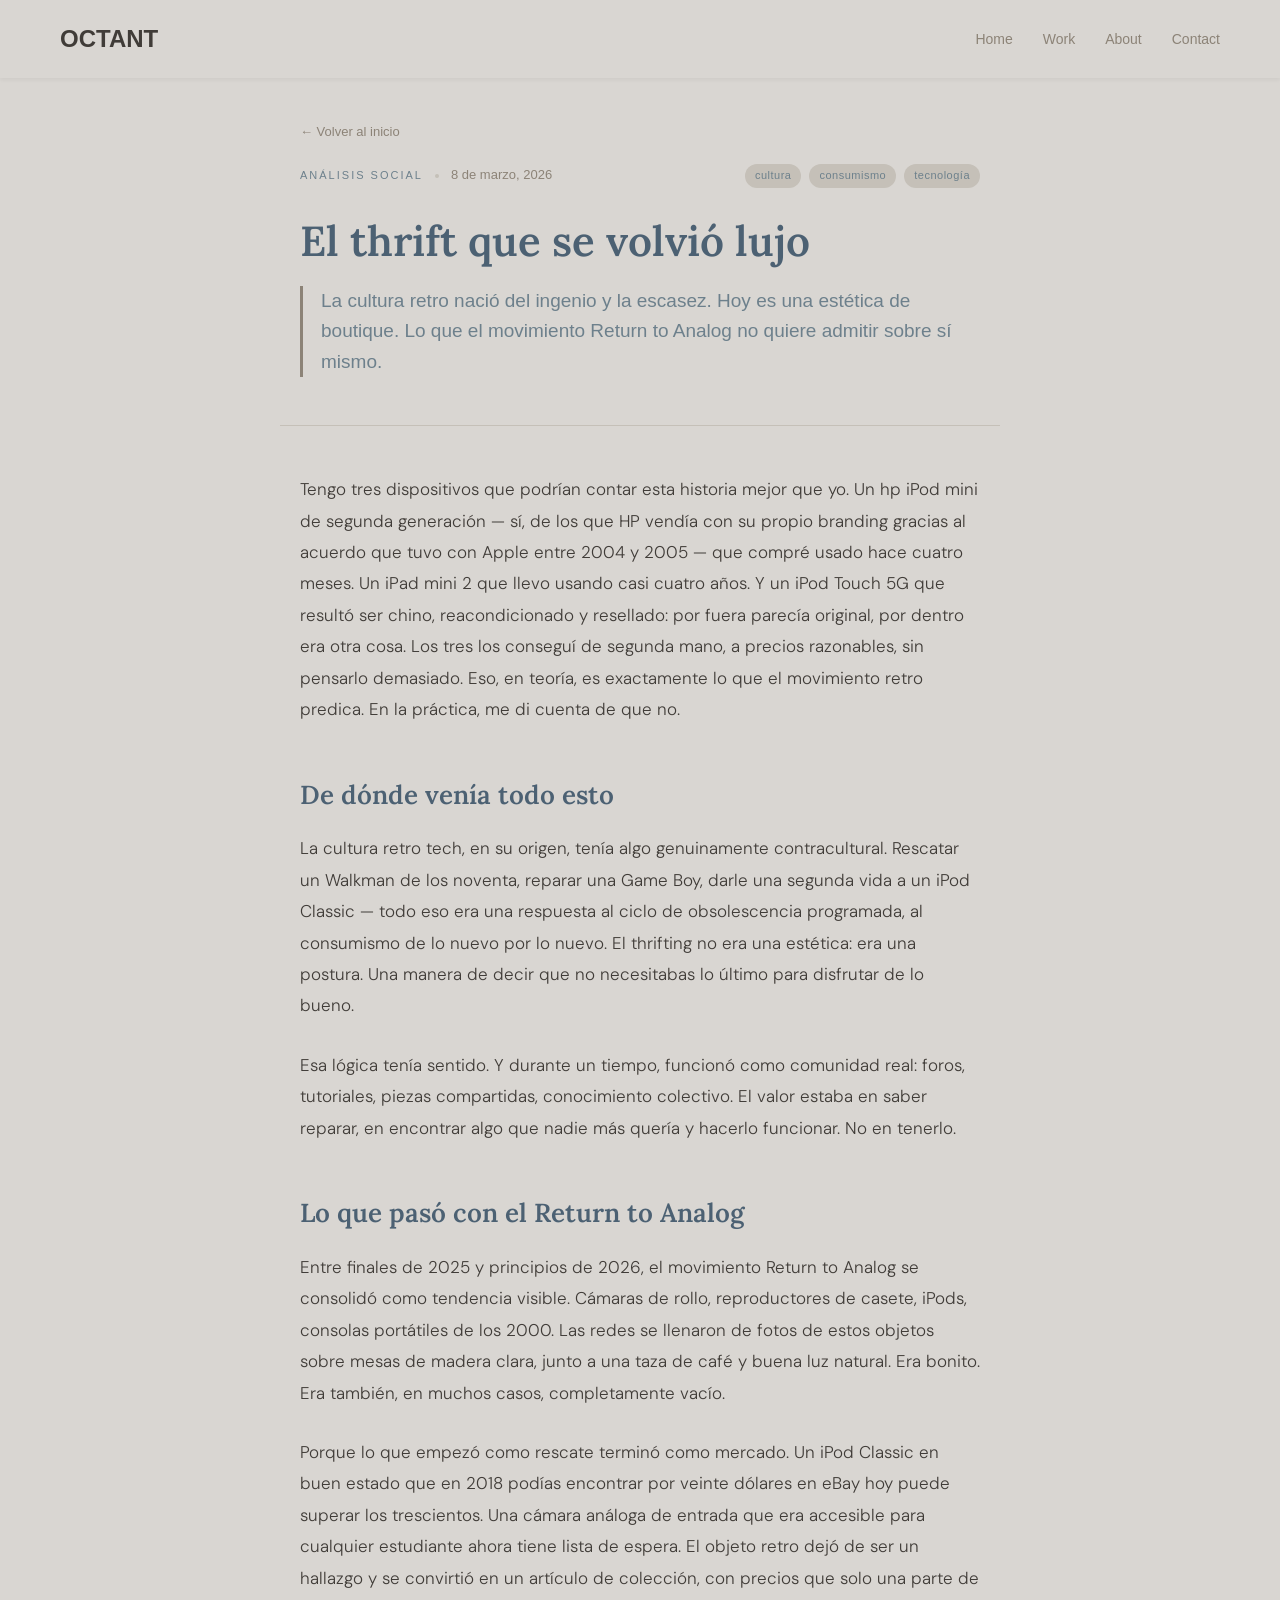
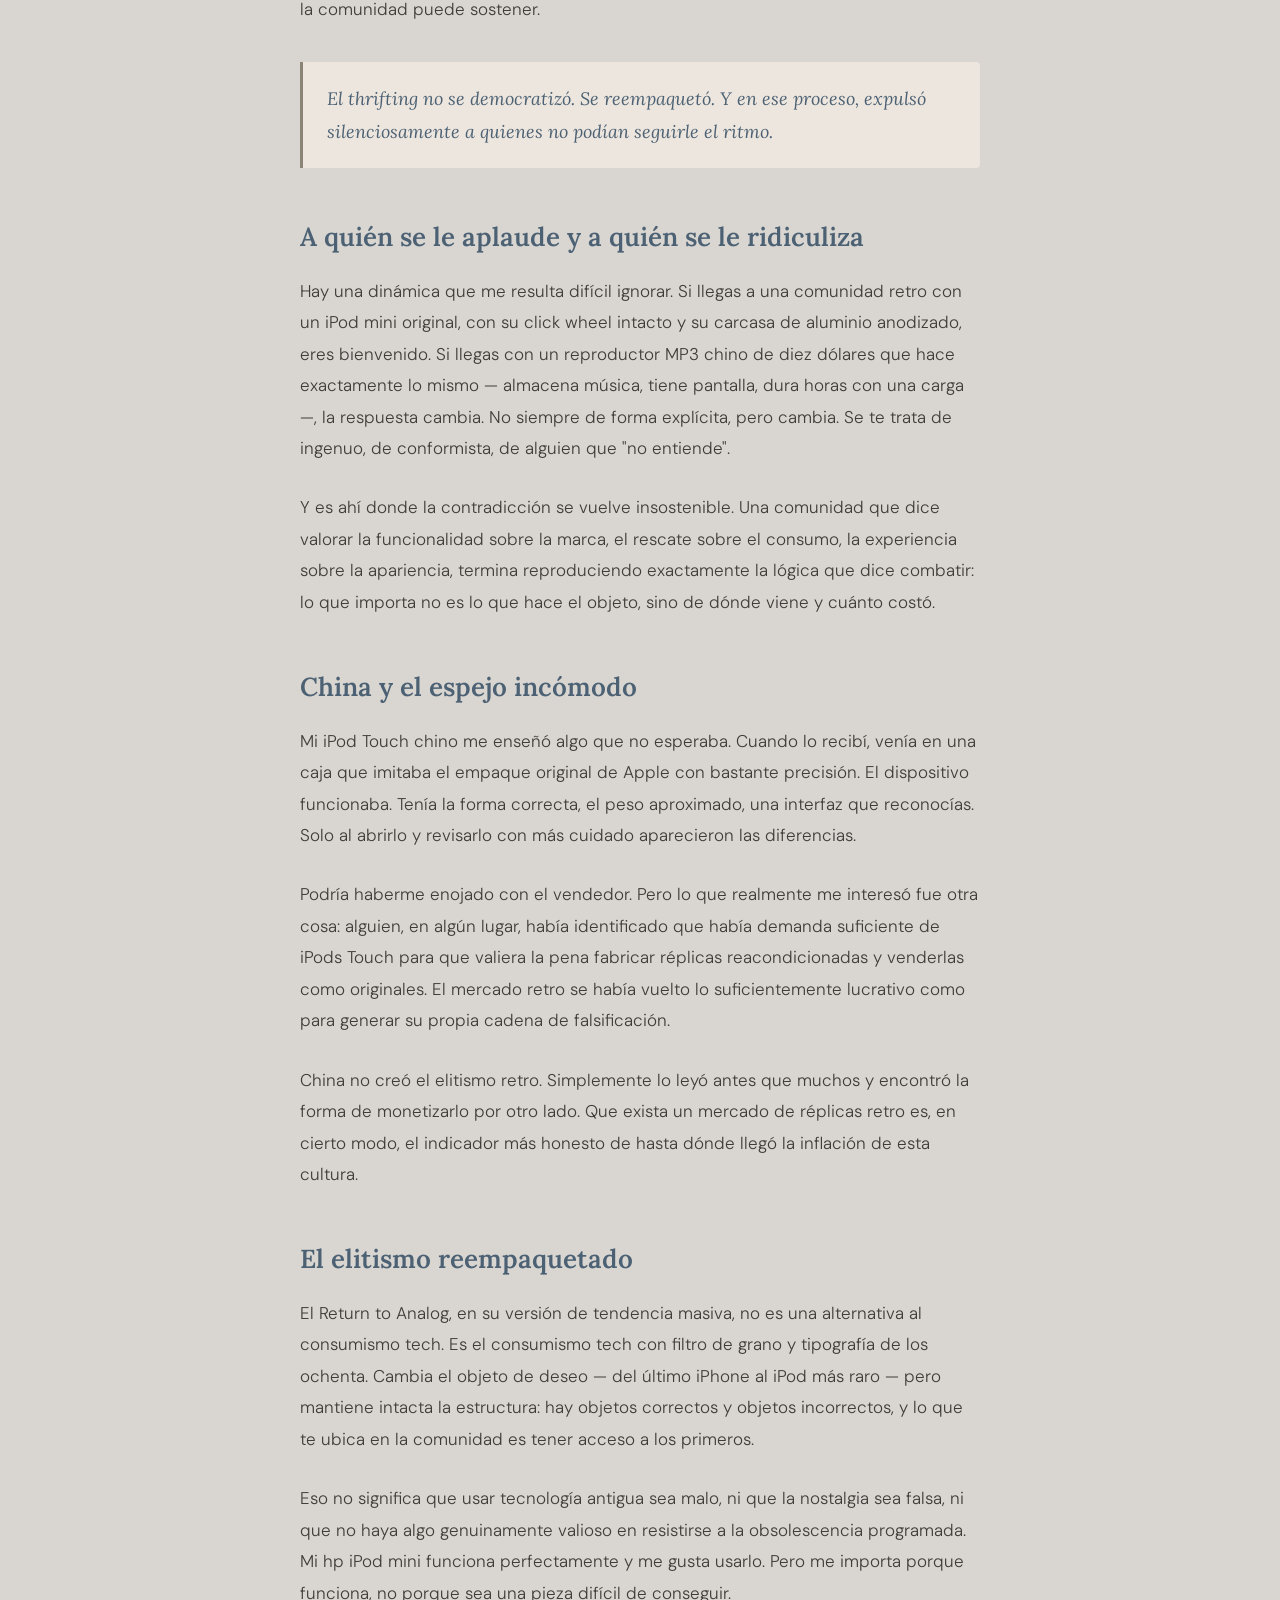
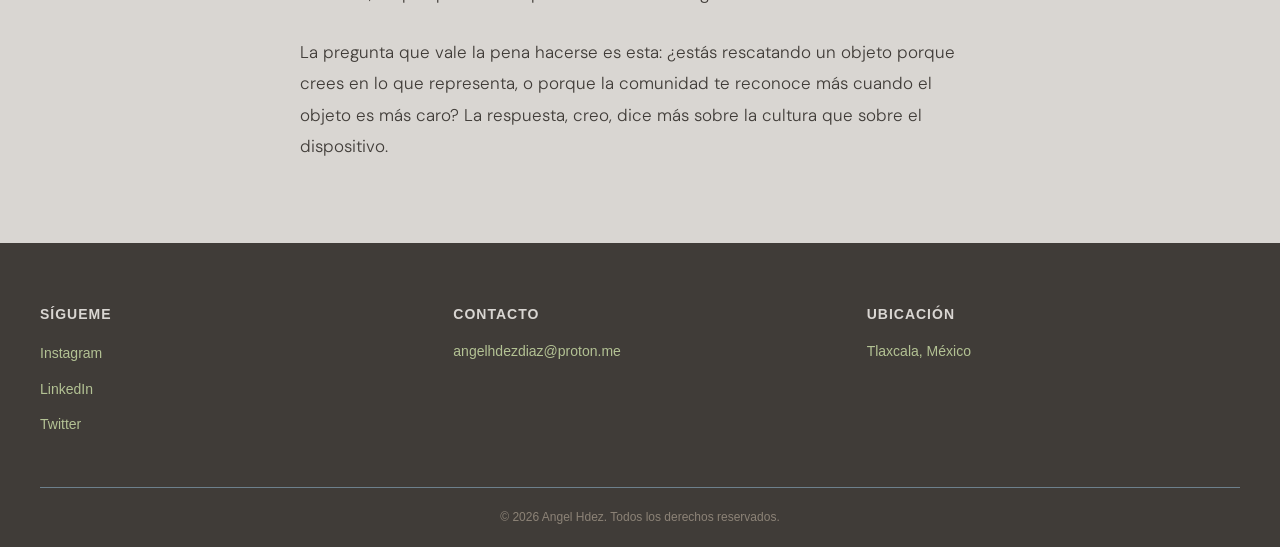
<file: etqsvl.html>
<!DOCTYPE html>
<html lang="es">
    <head>
        <meta charset="UTF-8">
        <meta name="viewport" content="width=device-width, initial-scale=1.0">
        <title>El thrift que se volvió lujo — Angel Hdez</title>
        <link rel="preconnect" href="https://fonts.googleapis.com">
        <link rel="preconnect" href="https://fonts.gstatic.com" crossorigin>
        <link href="https://fonts.googleapis.com/css2?family=Lora:ital,wght@0,400;0,600;1,400&family=DM+Sans:wght@300;400;500&display=swap" rel="stylesheet">
        <link rel="stylesheet" href="styles.css" />
    </head>
    <body>

        <!-- Navigation -->
        <nav class="navbar">
            <div class="nav-container">
                <div class="logo"><a href="index.html" class="logo-link">OCTANT</a></div>
                <button class="hamburger" aria-label="Toggle menu">
                    <span></span>
                    <span></span>
                    <span></span>
                </button>
                <ul class="nav-links">
                    <li><a href="index.html#home">Home</a></li>
                    <li><a href="index.html#work">Work</a></li>
                    <li><a href="index.html#about">About</a></li>
                    <li><a href="index.html#contact">Contact</a></li>
                </ul>
            </div>
        </nav>

        <!-- Back link -->
        <div class="back-link">
            <a href="index.html">← Volver al inicio</a>
        </div>

        <!-- Article Header -->
        <header class="article-header">
            <div class="article-meta">
                <span class="article-category">Análisis Social</span>
                <span class="meta-divider"></span>
                <span class="article-date">8 de marzo, 2026</span>
                <div class="article-tags">
                    <span class="tag">cultura</span>
                    <span class="tag">consumismo</span>
                    <span class="tag">tecnología</span>
                </div>
            </div>

            <h1 class="article-title">El thrift que se volvió lujo</h1>

            <p class="article-subtitle">
                La cultura retro nació del ingenio y la escasez. Hoy es una estética de boutique. Lo que el movimiento Return to Analog no quiere admitir sobre sí mismo.
            </p>
        </header>

        <hr class="article-divider">

        <!-- Article Body -->
        <article class="article-body">

            <p>Tengo tres dispositivos que podrían contar esta historia mejor que yo. Un hp iPod mini de segunda generación — sí, de los que HP vendía con su propio branding gracias al acuerdo que tuvo con Apple entre 2004 y 2005 — que compré usado hace cuatro meses. Un iPad mini 2 que llevo usando casi cuatro años. Y un iPod Touch 5G que resultó ser chino, reacondicionado y resellado: por fuera parecía original, por dentro era otra cosa. Los tres los conseguí de segunda mano, a precios razonables, sin pensarlo demasiado. Eso, en teoría, es exactamente lo que el movimiento retro predica. En la práctica, me di cuenta de que no.</p>

            <h2>De dónde venía todo esto</h2>

            <p>La cultura retro tech, en su origen, tenía algo genuinamente contracultural. Rescatar un Walkman de los noventa, reparar una Game Boy, darle una segunda vida a un iPod Classic — todo eso era una respuesta al ciclo de obsolescencia programada, al consumismo de lo nuevo por lo nuevo. El thrifting no era una estética: era una postura. Una manera de decir que no necesitabas lo último para disfrutar de lo bueno.</p>

            <p>Esa lógica tenía sentido. Y durante un tiempo, funcionó como comunidad real: foros, tutoriales, piezas compartidas, conocimiento colectivo. El valor estaba en saber reparar, en encontrar algo que nadie más quería y hacerlo funcionar. No en tenerlo.</p>

            <h2>Lo que pasó con el Return to Analog</h2>

            <p>Entre finales de 2025 y principios de 2026, el movimiento Return to Analog se consolidó como tendencia visible. Cámaras de rollo, reproductores de casete, iPods, consolas portátiles de los 2000. Las redes se llenaron de fotos de estos objetos sobre mesas de madera clara, junto a una taza de café y buena luz natural. Era bonito. Era también, en muchos casos, completamente vacío.</p>

            <p>Porque lo que empezó como rescate terminó como mercado. Un iPod Classic en buen estado que en 2018 podías encontrar por veinte dólares en eBay hoy puede superar los trescientos. Una cámara análoga de entrada que era accesible para cualquier estudiante ahora tiene lista de espera. El objeto retro dejó de ser un hallazgo y se convirtió en un artículo de colección, con precios que solo una parte de la comunidad puede sostener.</p>

            <blockquote>
                <p>El thrifting no se democratizó. Se reempaquetó. Y en ese proceso, expulsó silenciosamente a quienes no podían seguirle el ritmo.</p>
            </blockquote>

            <h2>A quién se le aplaude y a quién se le ridiculiza</h2>

            <p>Hay una dinámica que me resulta difícil ignorar. Si llegas a una comunidad retro con un iPod mini original, con su click wheel intacto y su carcasa de aluminio anodizado, eres bienvenido. Si llegas con un reproductor MP3 chino de diez dólares que hace exactamente lo mismo — almacena música, tiene pantalla, dura horas con una carga —, la respuesta cambia. No siempre de forma explícita, pero cambia. Se te trata de ingenuo, de conformista, de alguien que "no entiende".</p>

            <p>Y es ahí donde la contradicción se vuelve insostenible. Una comunidad que dice valorar la funcionalidad sobre la marca, el rescate sobre el consumo, la experiencia sobre la apariencia, termina reproduciendo exactamente la lógica que dice combatir: lo que importa no es lo que hace el objeto, sino de dónde viene y cuánto costó.</p>

            <h2>China y el espejo incómodo</h2>

            <p>Mi iPod Touch chino me enseñó algo que no esperaba. Cuando lo recibí, venía en una caja que imitaba el empaque original de Apple con bastante precisión. El dispositivo funcionaba. Tenía la forma correcta, el peso aproximado, una interfaz que reconocías. Solo al abrirlo y revisarlo con más cuidado aparecieron las diferencias.</p>

            <p>Podría haberme enojado con el vendedor. Pero lo que realmente me interesó fue otra cosa: alguien, en algún lugar, había identificado que había demanda suficiente de iPods Touch para que valiera la pena fabricar réplicas reacondicionadas y venderlas como originales. El mercado retro se había vuelto lo suficientemente lucrativo como para generar su propia cadena de falsificación.</p>

            <p>China no creó el elitismo retro. Simplemente lo leyó antes que muchos y encontró la forma de monetizarlo por otro lado. Que exista un mercado de réplicas retro es, en cierto modo, el indicador más honesto de hasta dónde llegó la inflación de esta cultura.</p>

            <h2>El elitismo reempaquetado</h2>

            <p>El Return to Analog, en su versión de tendencia masiva, no es una alternativa al consumismo tech. Es el consumismo tech con filtro de grano y tipografía de los ochenta. Cambia el objeto de deseo — del último iPhone al iPod más raro — pero mantiene intacta la estructura: hay objetos correctos y objetos incorrectos, y lo que te ubica en la comunidad es tener acceso a los primeros.</p>

            <p>Eso no significa que usar tecnología antigua sea malo, ni que la nostalgia sea falsa, ni que no haya algo genuinamente valioso en resistirse a la obsolescencia programada. Mi hp iPod mini funciona perfectamente y me gusta usarlo. Pero me importa porque funciona, no porque sea una pieza difícil de conseguir.</p>

            <p>La pregunta que vale la pena hacerse es esta: ¿estás rescatando un objeto porque crees en lo que representa, o porque la comunidad te reconoce más cuando el objeto es más caro? La respuesta, creo, dice más sobre la cultura que sobre el dispositivo.</p>

        </article>

        <!-- Footer -->
        <footer class="footer" id="contact">
            <div class="footer-content">
                <div class="footer-section">
                    <h4>Sígueme</h4>
                    <ul>
                        <li><a href="#">Instagram</a></li>
                        <li><a href="#">LinkedIn</a></li>
                        <li><a href="#">Twitter</a></li>
                    </ul>
                </div>
                <div class="footer-section">
                    <h4>Contacto</h4>
                    <p>angelhdezdiaz@proton.me</p>
                </div>
                <div class="footer-section">
                    <h4>Ubicación</h4>
                    <p>Tlaxcala, México</p>
                </div>
            </div>
            <div class="footer-bottom">
                <p>&copy; 2026 Angel Hdez. Todos los derechos reservados.</p>
            </div>
        </footer>
        <script>
            // Hamburger menu functionality
            document.addEventListener('DOMContentLoaded', function() {
                const hamburger = document.querySelector('.hamburger');
                const navLinks = document.querySelector('.nav-links');

                hamburger.addEventListener('click', function() {
                    hamburger.classList.toggle('active');
                    navLinks.classList.toggle('mobile-menu');
                    navLinks.classList.toggle('active');
                });

                // Close menu when clicking a link
                const navItems = document.querySelectorAll('.nav-links a');
                navItems.forEach(item => {
                    item.addEventListener('click', function() {
                        hamburger.classList.remove('active');
                        navLinks.classList.remove('mobile-menu');
                        navLinks.classList.remove('active');
                    });
                });
            });
        </script>
    </body>
</html>
</file>
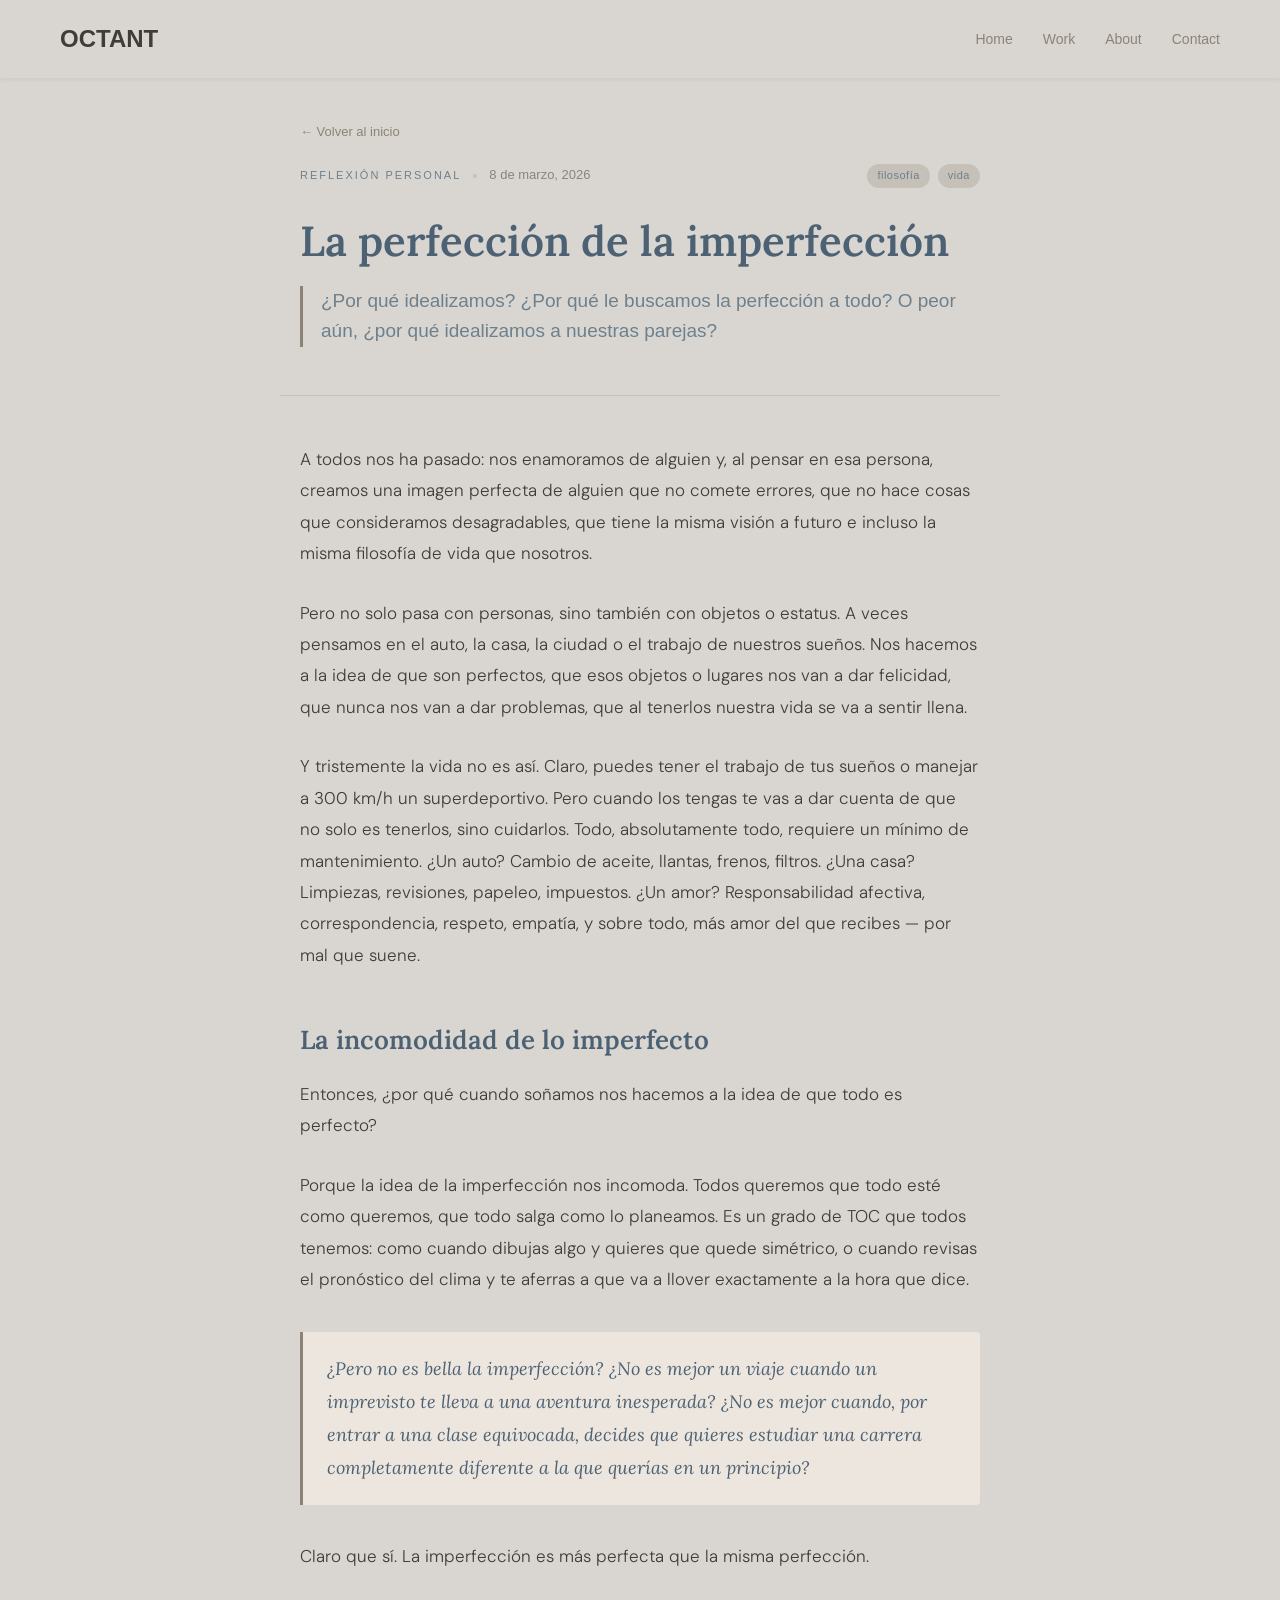
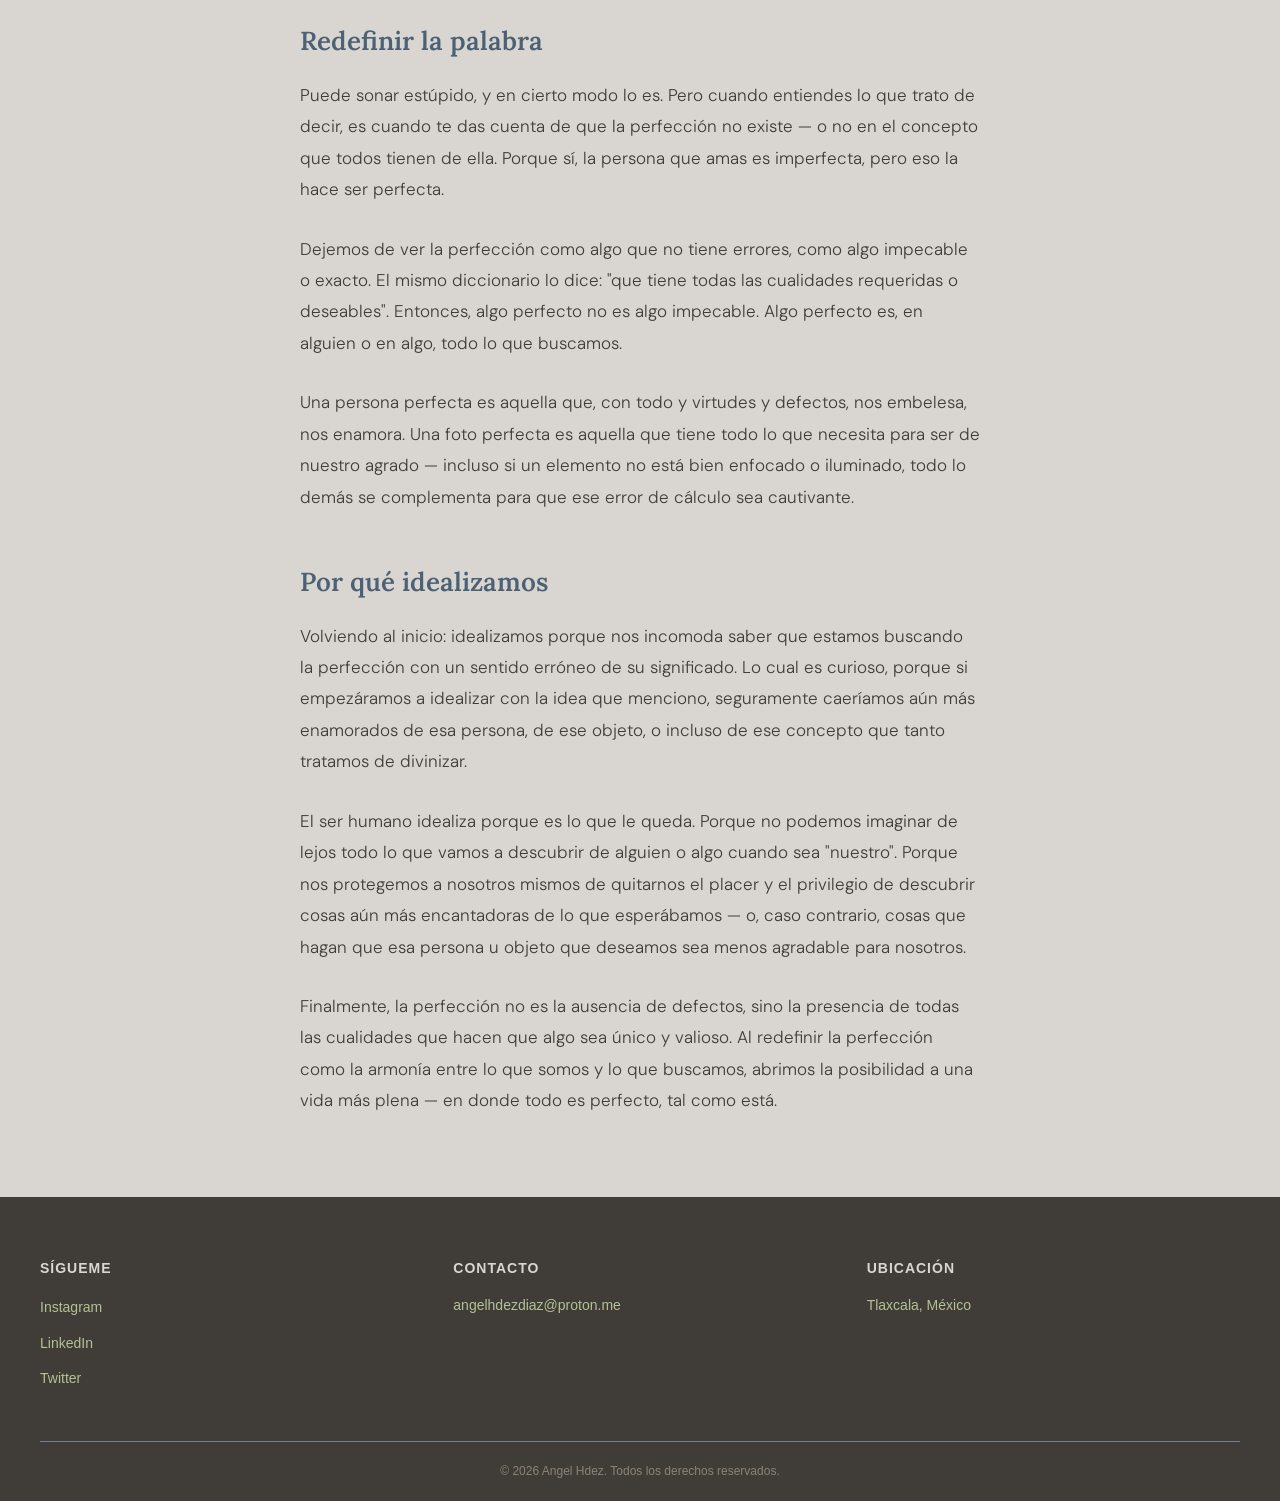
<file: lpdli.html>
<!DOCTYPE html>
<html lang="es">
    <head>
        <meta charset="UTF-8">
        <meta name="viewport" content="width=device-width, initial-scale=1.0">
        <title>La perfección de la imperfección — Angel Hdez</title>
        <link rel="preconnect" href="https://fonts.googleapis.com">
        <link rel="preconnect" href="https://fonts.gstatic.com" crossorigin>
        <link href="https://fonts.googleapis.com/css2?family=Lora:ital,wght@0,400;0,600;1,400&family=DM+Sans:wght@300;400;500&display=swap" rel="stylesheet">
        <link rel="stylesheet" href="styles.css" />
    </head>
    <body>

        <!-- Navigation -->
        <nav class="navbar">
            <div class="nav-container">
                <div class="logo"><a href="index.html" class="logo-link">OCTANT</a></div>
                <ul class="nav-links">
                    <li><a href="index.html#home">Home</a></li>
                    <li><a href="index.html#work">Work</a></li>
                    <li><a href="index.html#about">About</a></li>
                    <li><a href="index.html#contact">Contact</a></li>
                </ul>
            </div>
        </nav>

        <!-- Back link -->
        <div class="back-link">
            <a href="index.html">← Volver al inicio</a>
        </div>

        <!-- Article Header -->
        <header class="article-header">
            <div class="article-meta">
                <span class="article-category">Reflexión Personal</span>
                <span class="meta-divider"></span>
                <span class="article-date">8 de marzo, 2026</span>
                <div class="article-tags">
                    <span class="tag">filosofía</span>
                    <span class="tag">vida</span>
                </div>
            </div>

            <h1 class="article-title">La perfección de la imperfección</h1>

            <p class="article-subtitle">
                ¿Por qué idealizamos? ¿Por qué le buscamos la perfección a todo? O peor aún, ¿por qué idealizamos a nuestras parejas?
            </p>
        </header>

        <hr class="article-divider">

        <!-- Article Body -->
        <article class="article-body">

            <p>A todos nos ha pasado: nos enamoramos de alguien y, al pensar en esa persona, creamos una imagen perfecta de alguien que no comete errores, que no hace cosas que consideramos desagradables, que tiene la misma visión a futuro e incluso la misma filosofía de vida que nosotros.</p>

            <p>Pero no solo pasa con personas, sino también con objetos o estatus. A veces pensamos en el auto, la casa, la ciudad o el trabajo de nuestros sueños. Nos hacemos a la idea de que son perfectos, que esos objetos o lugares nos van a dar felicidad, que nunca nos van a dar problemas, que al tenerlos nuestra vida se va a sentir llena.</p>

            <p>Y tristemente la vida no es así. Claro, puedes tener el trabajo de tus sueños o manejar a 300 km/h un superdeportivo. Pero cuando los tengas te vas a dar cuenta de que no solo es tenerlos, sino cuidarlos. Todo, absolutamente todo, requiere un mínimo de mantenimiento. ¿Un auto? Cambio de aceite, llantas, frenos, filtros. ¿Una casa? Limpiezas, revisiones, papeleo, impuestos. ¿Un amor? Responsabilidad afectiva, correspondencia, respeto, empatía, y sobre todo, más amor del que recibes — por mal que suene.</p>

            <h2>La incomodidad de lo imperfecto</h2>

            <p>Entonces, ¿por qué cuando soñamos nos hacemos a la idea de que todo es perfecto?</p>

            <p>Porque la idea de la imperfección nos incomoda. Todos queremos que todo esté como queremos, que todo salga como lo planeamos. Es un grado de TOC que todos tenemos: como cuando dibujas algo y quieres que quede simétrico, o cuando revisas el pronóstico del clima y te aferras a que va a llover exactamente a la hora que dice.</p>

            <blockquote>
                <p>¿Pero no es bella la imperfección? ¿No es mejor un viaje cuando un imprevisto te lleva a una aventura inesperada? ¿No es mejor cuando, por entrar a una clase equivocada, decides que quieres estudiar una carrera completamente diferente a la que querías en un principio?</p>
            </blockquote>

            <p>Claro que sí. La imperfección es más perfecta que la misma perfección.</p>

            <h2>Redefinir la palabra</h2>

            <p>Puede sonar estúpido, y en cierto modo lo es. Pero cuando entiendes lo que trato de decir, es cuando te das cuenta de que la perfección no existe — o no en el concepto que todos tienen de ella. Porque sí, la persona que amas es imperfecta, pero eso la hace ser perfecta.</p>

            <p>Dejemos de ver la perfección como algo que no tiene errores, como algo impecable o exacto. El mismo diccionario lo dice: "que tiene todas las cualidades requeridas o deseables". Entonces, algo perfecto no es algo impecable. Algo perfecto es, en alguien o en algo, todo lo que buscamos.</p>

            <p>Una persona perfecta es aquella que, con todo y virtudes y defectos, nos embelesa, nos enamora. Una foto perfecta es aquella que tiene todo lo que necesita para ser de nuestro agrado — incluso si un elemento no está bien enfocado o iluminado, todo lo demás se complementa para que ese error de cálculo sea cautivante.</p>

            <h2>Por qué idealizamos</h2>

            <p>Volviendo al inicio: idealizamos porque nos incomoda saber que estamos buscando la perfección con un sentido erróneo de su significado. Lo cual es curioso, porque si empezáramos a idealizar con la idea que menciono, seguramente caeríamos aún más enamorados de esa persona, de ese objeto, o incluso de ese concepto que tanto tratamos de divinizar.</p>

            <p>El ser humano idealiza porque es lo que le queda. Porque no podemos imaginar de lejos todo lo que vamos a descubrir de alguien o algo cuando sea "nuestro". Porque nos protegemos a nosotros mismos de quitarnos el placer y el privilegio de descubrir cosas aún más encantadoras de lo que esperábamos — o, caso contrario, cosas que hagan que esa persona u objeto que deseamos sea menos agradable para nosotros.</p>

            <p>Finalmente, la perfección no es la ausencia de defectos, sino la presencia de todas las cualidades que hacen que algo sea único y valioso. Al redefinir la perfección como la armonía entre lo que somos y lo que buscamos, abrimos la posibilidad a una vida más plena — en donde todo es perfecto, tal como está.</p>

        </article>

        <!-- Footer -->
        <footer class="footer" id="contact">
            <div class="footer-content">
                <div class="footer-section">
                    <h4>Sígueme</h4>
                    <ul>
                        <li><a href="#">Instagram</a></li>
                        <li><a href="#">LinkedIn</a></li>
                        <li><a href="#">Twitter</a></li>
                    </ul>
                </div>
                <div class="footer-section">
                    <h4>Contacto</h4>
                    <p>angelhdezdiaz@proton.me</p>
                </div>
                <div class="footer-section">
                    <h4>Ubicación</h4>
                    <p>Tlaxcala, México</p>
                </div>
            </div>
            <div class="footer-bottom">
                <p>&copy; 2026 Angel Hdez. Todos los derechos reservados.</p>
            </div>
        </footer>

    </body>
</html>
</file>
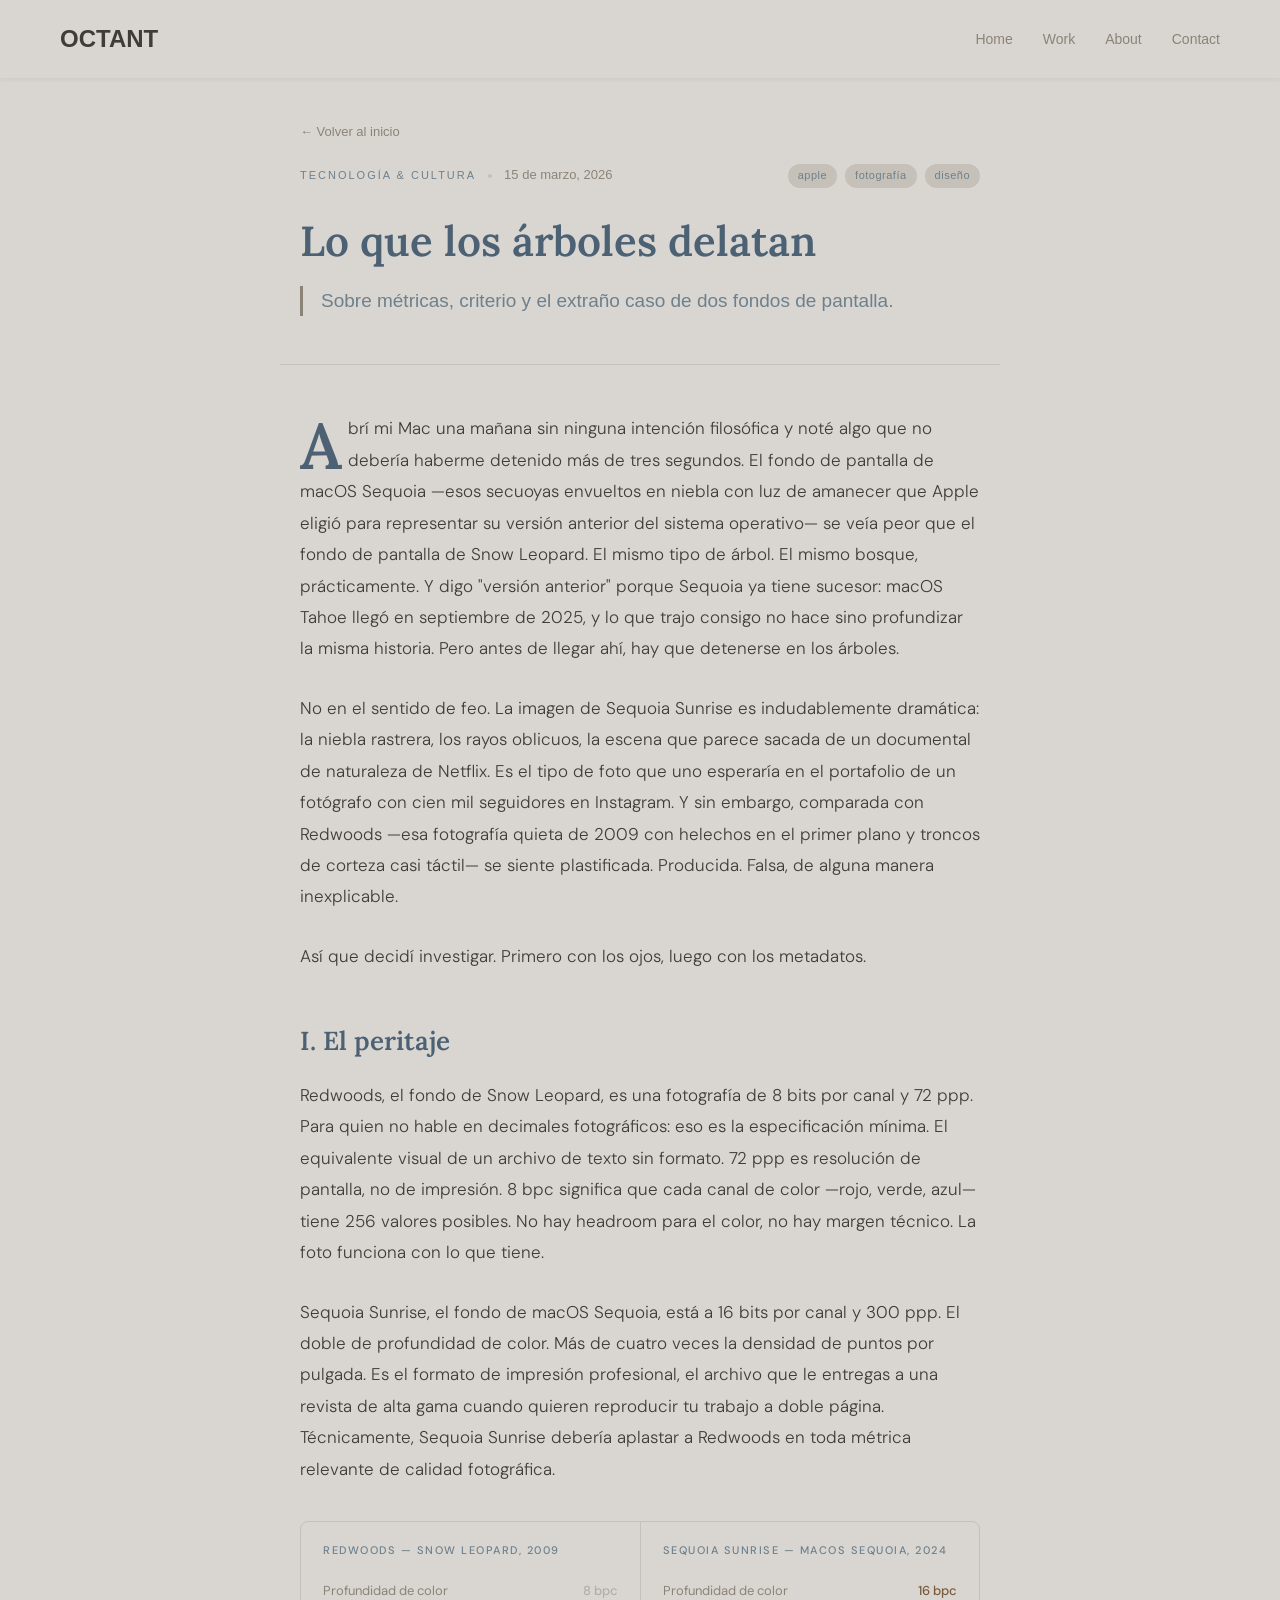
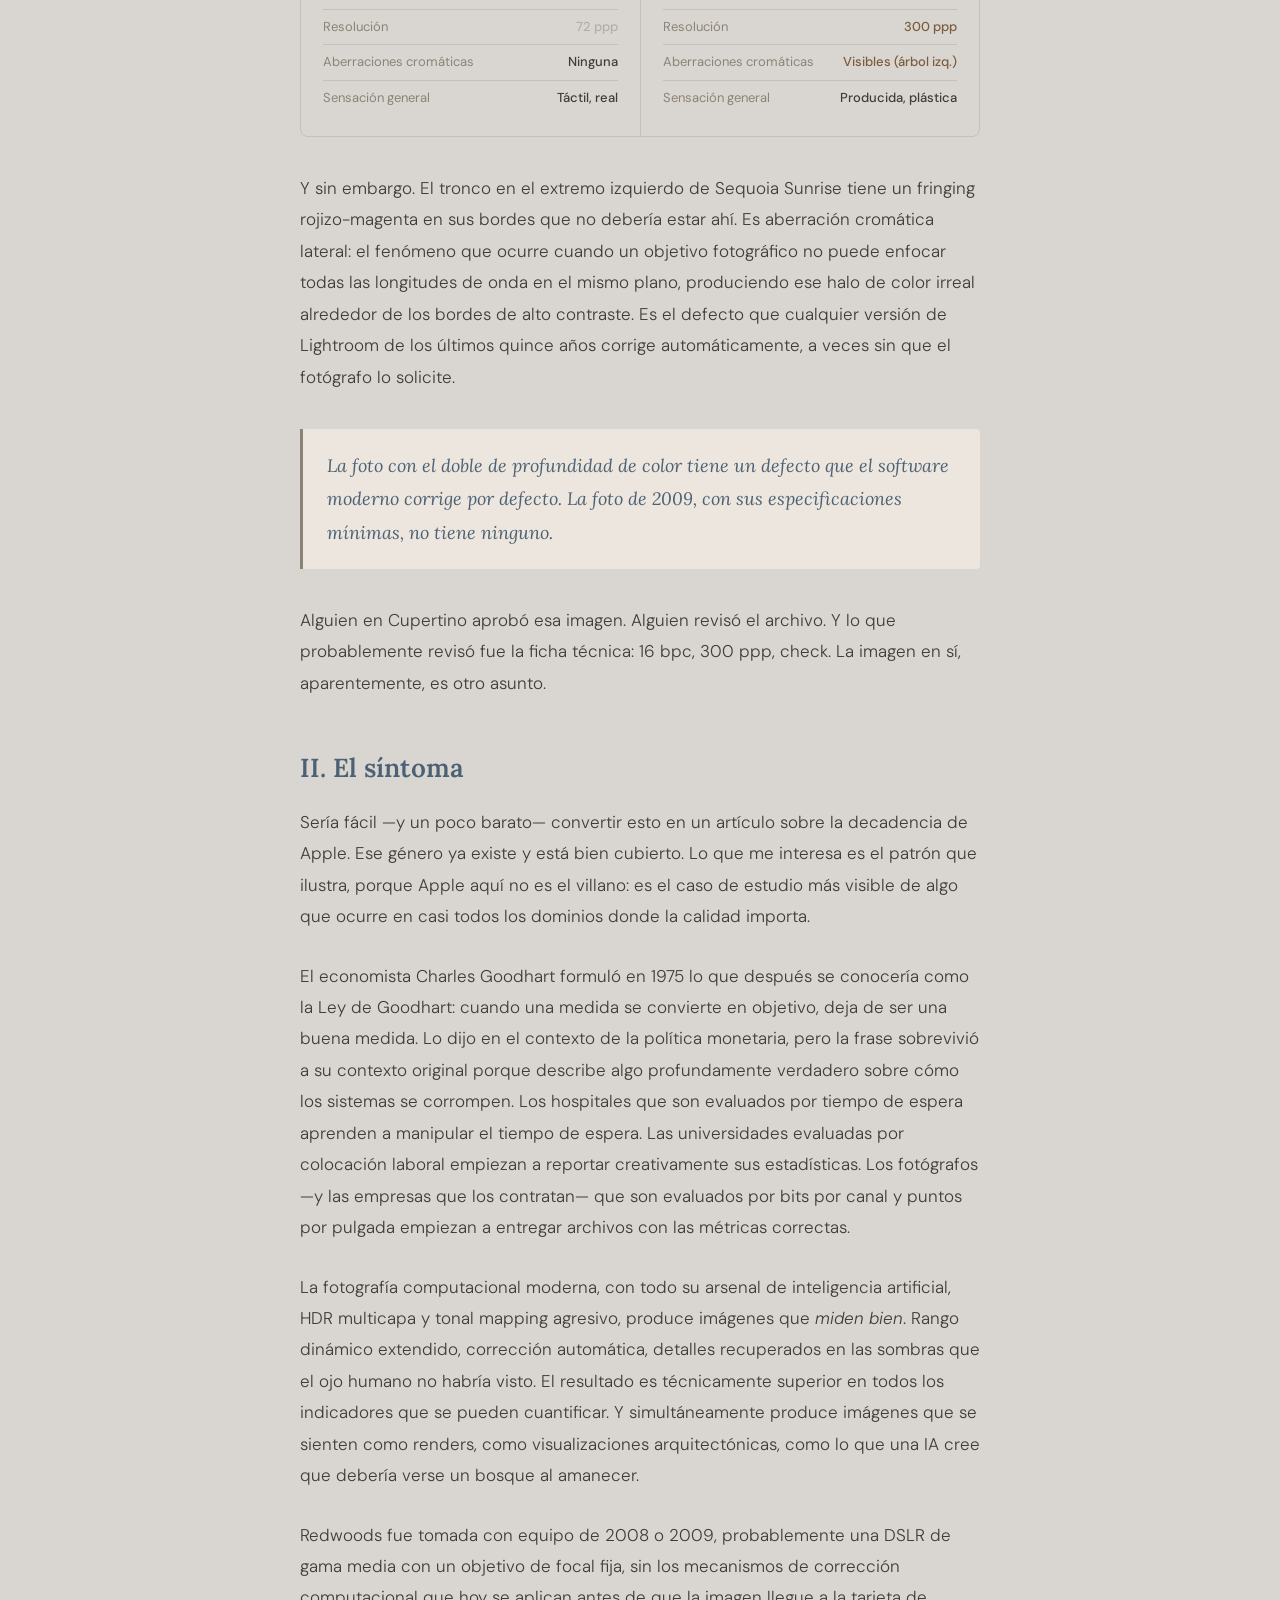
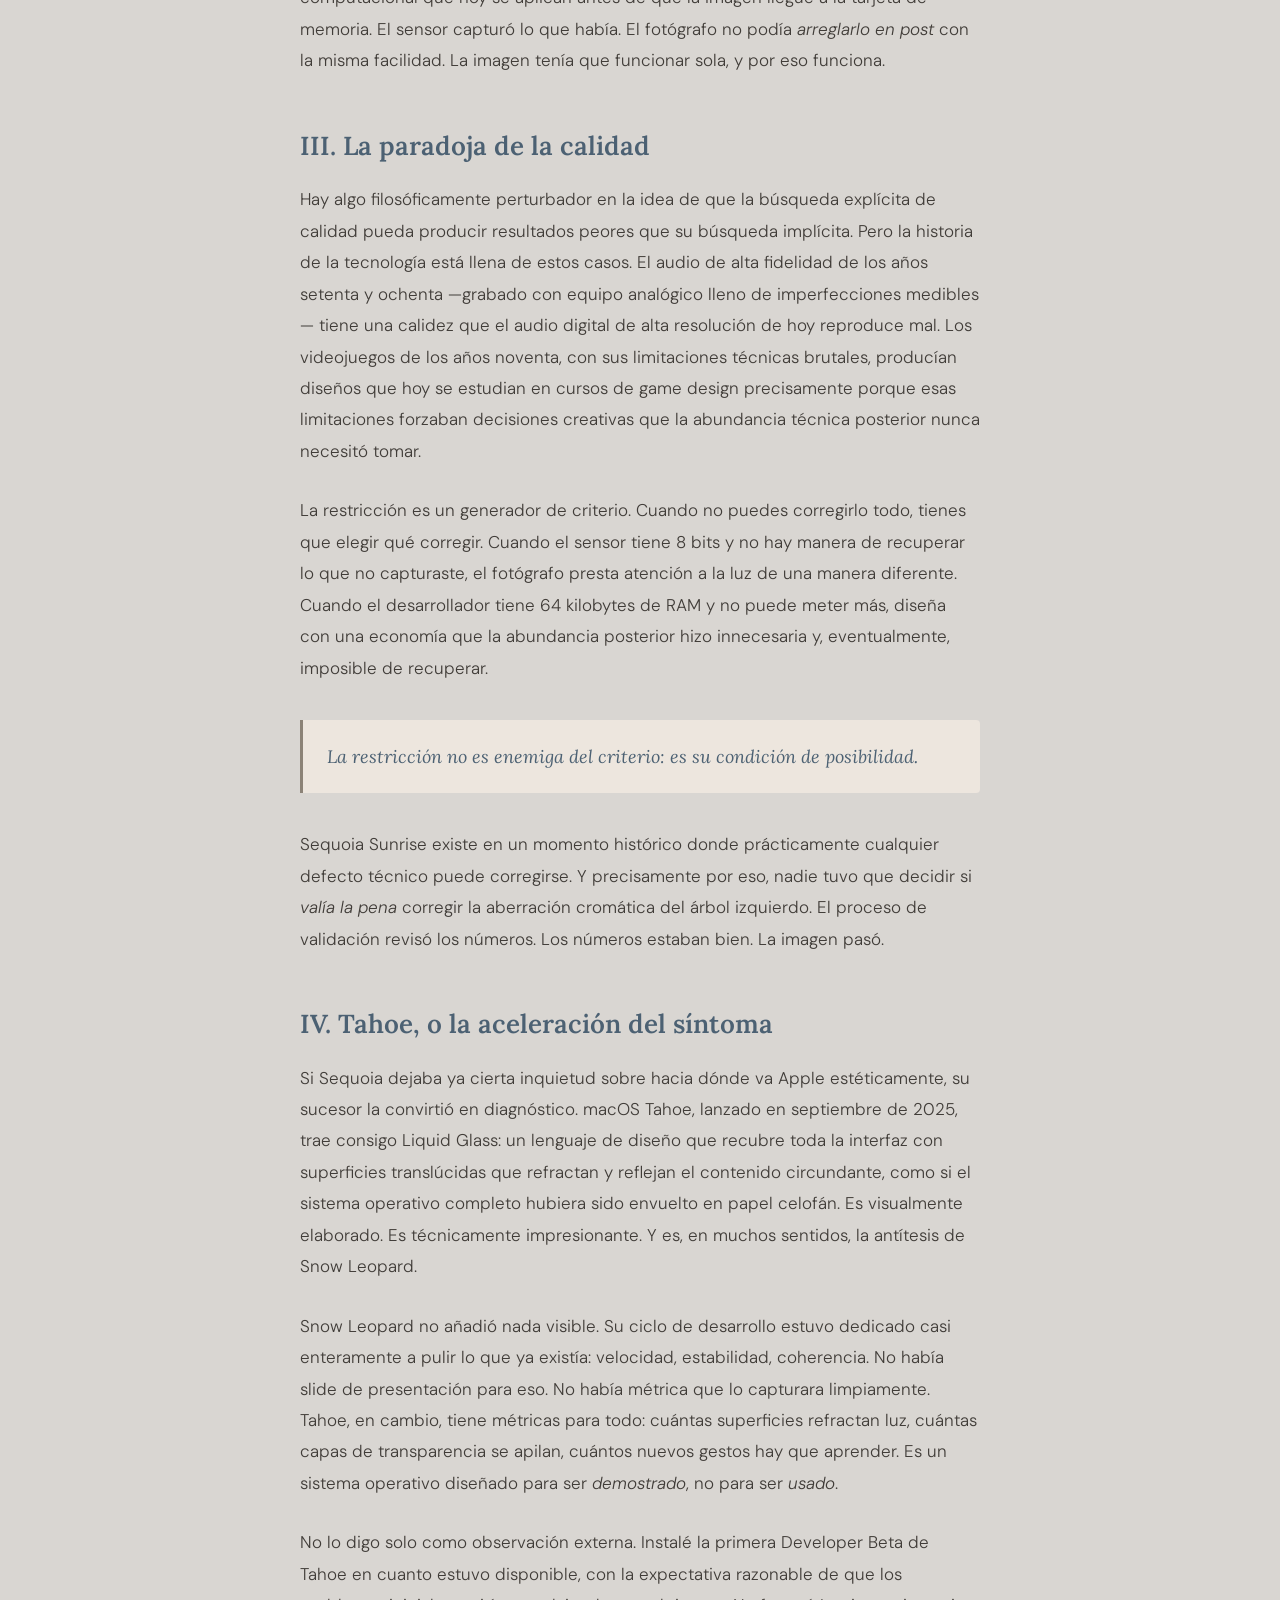
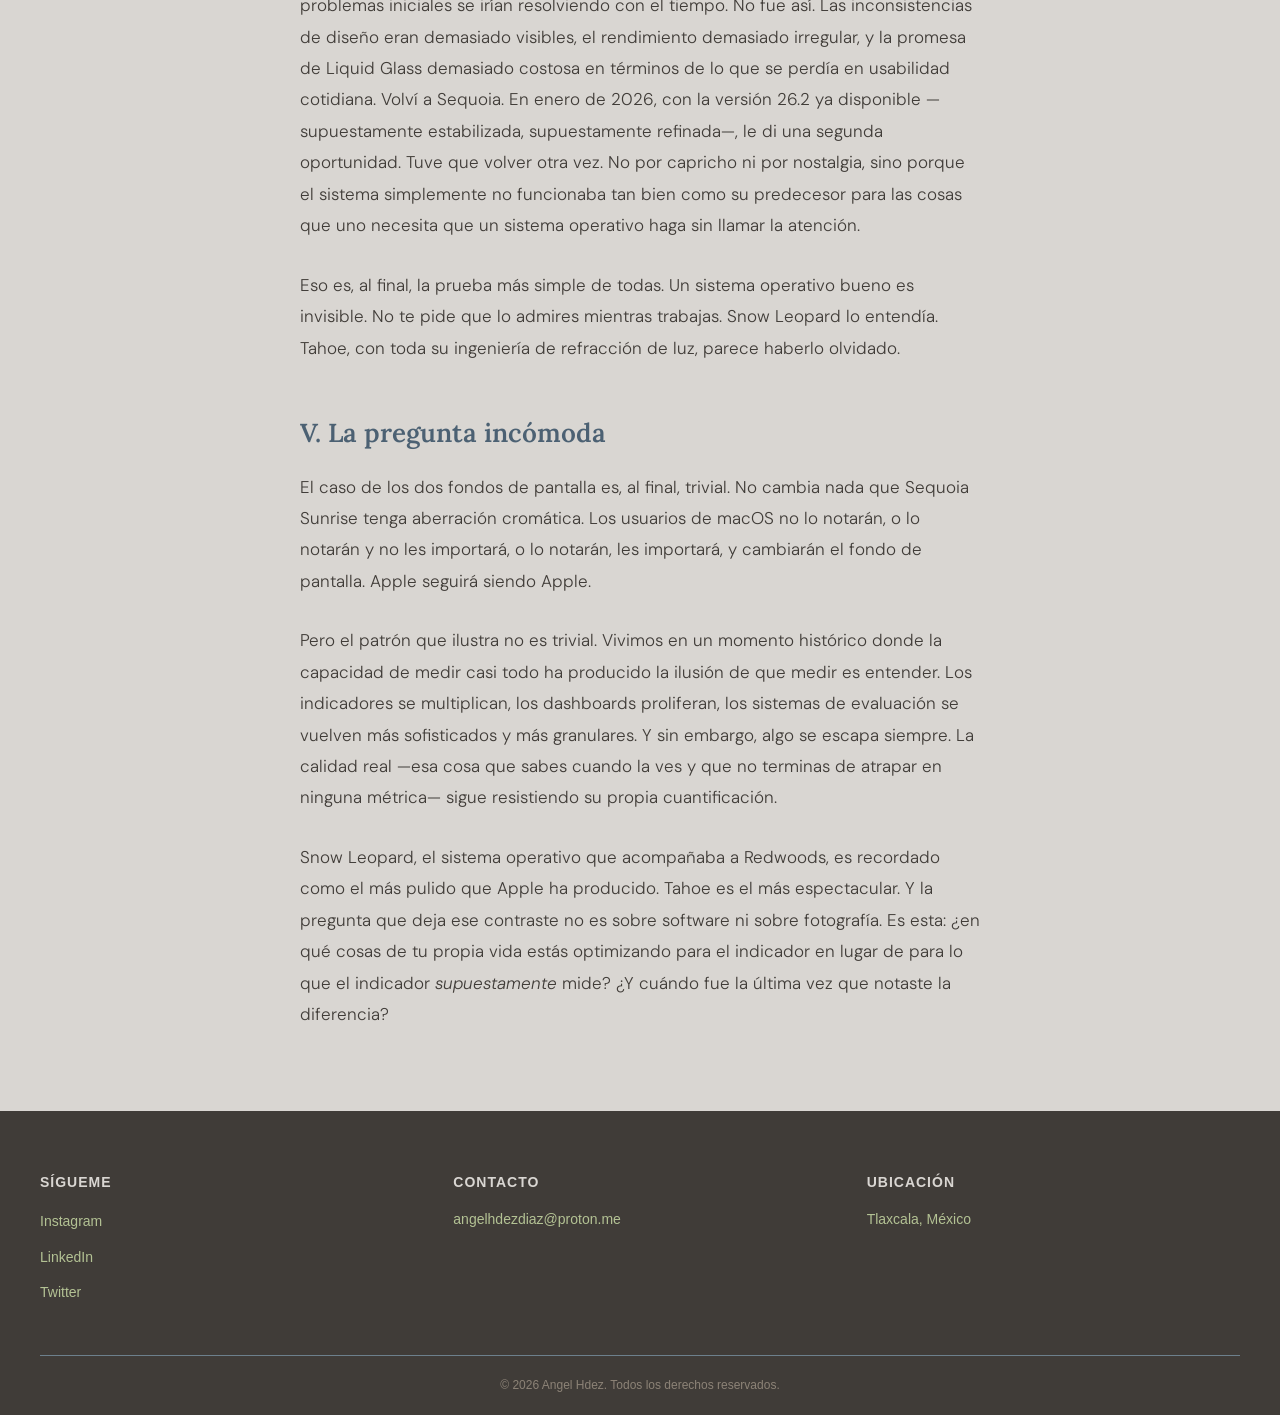
<file: lqlad.html>
<!DOCTYPE html>
<html lang="es">
    <head>
        <meta charset="UTF-8">
        <meta name="viewport" content="width=device-width, initial-scale=1.0">
        <title>Lo que los árboles delatan — Angel Hdez</title>
        <link rel="preconnect" href="https://fonts.googleapis.com">
        <link rel="preconnect" href="https://fonts.gstatic.com" crossorigin>
        <link href="https://fonts.googleapis.com/css2?family=Lora:ital,wght@0,400;0,600;1,400&family=DM+Sans:wght@300;400;500&display=swap" rel="stylesheet">
        <link rel="stylesheet" href="styles.css" />
        <style>
            /* Specs comparison table — inline since it's essay-specific */
            .specs-compare {
                display: grid;
                grid-template-columns: 1fr 1fr;
                gap: 1px;
                background: #C5C0B8;
                border: 1px solid #C5C0B8;
                border-radius: 8px;
                overflow: hidden;
                margin: 36px 0;
                font-family: 'DM Sans', sans-serif;
            }

            .specs-col {
                background: #D9D6D2;
                padding: 20px 22px;
            }

            .specs-col-header {
                font-size: 11px;
                letter-spacing: 1.5px;
                text-transform: uppercase;
                color: #6D808C;
                margin-bottom: 14px;
                font-weight: 500;
            }

            .spec-row {
                display: flex;
                justify-content: space-between;
                align-items: baseline;
                padding: 7px 0;
                border-bottom: 1px solid #C5C0B8;
                font-size: 13px;
                gap: 12px;
            }

            .spec-row:last-child { border-bottom: none; }

            .spec-label { color: #8C8377; }

            .spec-value {
                font-weight: 500;
                color: #403C38;
                text-align: right;
            }

            .spec-value.highlight { color: #7A5C3A; }
            .spec-value.dim { color: #B3ADA8; }

            .article-body .drop-cap::first-letter {
                font-family: 'Lora', serif;
                font-size: 4rem;
                font-weight: 600;
                float: left;
                line-height: 0.82;
                margin-right: 0.1em;
                margin-top: 0.1em;
                color: #4C6173;
            }

            @media (max-width: 520px) {
                .specs-compare {
                    grid-template-columns: 1fr;
                }
            }
        </style>
    </head>
    <body>

        <!-- Navigation -->
        <nav class="navbar">
            <div class="nav-container">
                <div class="logo"><a href="index.html" class="logo-link">OCTANT</a></div>
                <button class="hamburger" id="hamburger" aria-label="Menú">
                    <span></span><span></span><span></span>
                </button>
                <ul class="nav-links" id="nav-links">
                    <li><a href="index.html#home">Home</a></li>
                    <li><a href="index.html#work">Work</a></li>
                    <li><a href="index.html#about">About</a></li>
                    <li><a href="index.html#contact">Contact</a></li>
                </ul>
            </div>
        </nav>

        <!-- Back link -->
        <div class="back-link">
            <a href="index.html">← Volver al inicio</a>
        </div>

        <!-- Article Header -->
        <header class="article-header">
            <div class="article-meta">
                <span class="article-category">Tecnología &amp; Cultura</span>
                <span class="meta-divider"></span>
                <span class="article-date">15 de marzo, 2026</span>
                <div class="article-tags">
                    <span class="tag">apple</span>
                    <span class="tag">fotografía</span>
                    <span class="tag">diseño</span>
                </div>
            </div>

            <h1 class="article-title">Lo que los árboles delatan</h1>

            <p class="article-subtitle">
                Sobre métricas, criterio y el extraño caso de dos fondos de pantalla.
            </p>
        </header>

        <hr class="article-divider">

        <!-- Article Body -->
        <article class="article-body">

            <p class="drop-cap">Abrí mi Mac una mañana sin ninguna intención filosófica y noté algo que no debería haberme detenido más de tres segundos. El fondo de pantalla de macOS Sequoia —esos secuoyas envueltos en niebla con luz de amanecer que Apple eligió para representar su versión anterior del sistema operativo— se veía peor que el fondo de pantalla de Snow Leopard. El mismo tipo de árbol. El mismo bosque, prácticamente. Y digo "versión anterior" porque Sequoia ya tiene sucesor: macOS Tahoe llegó en septiembre de 2025, y lo que trajo consigo no hace sino profundizar la misma historia. Pero antes de llegar ahí, hay que detenerse en los árboles.</p>

            <p>No en el sentido de feo. La imagen de Sequoia Sunrise es indudablemente dramática: la niebla rastrera, los rayos oblicuos, la escena que parece sacada de un documental de naturaleza de Netflix. Es el tipo de foto que uno esperaría en el portafolio de un fotógrafo con cien mil seguidores en Instagram. Y sin embargo, comparada con Redwoods —esa fotografía quieta de 2009 con helechos en el primer plano y troncos de corteza casi táctil— se siente plastificada. Producida. Falsa, de alguna manera inexplicable.</p>

            <p>Así que decidí investigar. Primero con los ojos, luego con los metadatos.</p>

            <h2>I. El peritaje</h2>

            <p>Redwoods, el fondo de Snow Leopard, es una fotografía de 8 bits por canal y 72 ppp. Para quien no hable en decimales fotográficos: eso es la especificación mínima. El equivalente visual de un archivo de texto sin formato. 72 ppp es resolución de pantalla, no de impresión. 8 bpc significa que cada canal de color —rojo, verde, azul— tiene 256 valores posibles. No hay headroom para el color, no hay margen técnico. La foto funciona con lo que tiene.</p>

            <p>Sequoia Sunrise, el fondo de macOS Sequoia, está a 16 bits por canal y 300 ppp. El doble de profundidad de color. Más de cuatro veces la densidad de puntos por pulgada. Es el formato de impresión profesional, el archivo que le entregas a una revista de alta gama cuando quieren reproducir tu trabajo a doble página. Técnicamente, Sequoia Sunrise debería aplastar a Redwoods en toda métrica relevante de calidad fotográfica.</p>

            <div class="specs-compare">
                <div class="specs-col">
                    <div class="specs-col-header">Redwoods — Snow Leopard, 2009</div>
                    <div class="spec-row"><span class="spec-label">Profundidad de color</span><span class="spec-value dim">8 bpc</span></div>
                    <div class="spec-row"><span class="spec-label">Resolución</span><span class="spec-value dim">72 ppp</span></div>
                    <div class="spec-row"><span class="spec-label">Aberraciones cromáticas</span><span class="spec-value">Ninguna</span></div>
                    <div class="spec-row"><span class="spec-label">Sensación general</span><span class="spec-value">Táctil, real</span></div>
                </div>
                <div class="specs-col">
                    <div class="specs-col-header">Sequoia Sunrise — macOS Sequoia, 2024</div>
                    <div class="spec-row"><span class="spec-label">Profundidad de color</span><span class="spec-value highlight">16 bpc</span></div>
                    <div class="spec-row"><span class="spec-label">Resolución</span><span class="spec-value highlight">300 ppp</span></div>
                    <div class="spec-row"><span class="spec-label">Aberraciones cromáticas</span><span class="spec-value highlight">Visibles (árbol izq.)</span></div>
                    <div class="spec-row"><span class="spec-label">Sensación general</span><span class="spec-value">Producida, plástica</span></div>
                </div>
            </div>

            <p>Y sin embargo. El tronco en el extremo izquierdo de Sequoia Sunrise tiene un fringing rojizo-magenta en sus bordes que no debería estar ahí. Es aberración cromática lateral: el fenómeno que ocurre cuando un objetivo fotográfico no puede enfocar todas las longitudes de onda en el mismo plano, produciendo ese halo de color irreal alrededor de los bordes de alto contraste. Es el defecto que cualquier versión de Lightroom de los últimos quince años corrige automáticamente, a veces sin que el fotógrafo lo solicite.</p>

            <blockquote>
                <p>La foto con el doble de profundidad de color tiene un defecto que el software moderno corrige por defecto. La foto de 2009, con sus especificaciones mínimas, no tiene ninguno.</p>
            </blockquote>

            <p>Alguien en Cupertino aprobó esa imagen. Alguien revisó el archivo. Y lo que probablemente revisó fue la ficha técnica: 16 bpc, 300 ppp, check. La imagen en sí, aparentemente, es otro asunto.</p>

            <h2>II. El síntoma</h2>

            <p>Sería fácil —y un poco barato— convertir esto en un artículo sobre la decadencia de Apple. Ese género ya existe y está bien cubierto. Lo que me interesa es el patrón que ilustra, porque Apple aquí no es el villano: es el caso de estudio más visible de algo que ocurre en casi todos los dominios donde la calidad importa.</p>

            <p>El economista Charles Goodhart formuló en 1975 lo que después se conocería como la Ley de Goodhart: cuando una medida se convierte en objetivo, deja de ser una buena medida. Lo dijo en el contexto de la política monetaria, pero la frase sobrevivió a su contexto original porque describe algo profundamente verdadero sobre cómo los sistemas se corrompen. Los hospitales que son evaluados por tiempo de espera aprenden a manipular el tiempo de espera. Las universidades evaluadas por colocación laboral empiezan a reportar creativamente sus estadísticas. Los fotógrafos —y las empresas que los contratan— que son evaluados por bits por canal y puntos por pulgada empiezan a entregar archivos con las métricas correctas.</p>

            <p>La fotografía computacional moderna, con todo su arsenal de inteligencia artificial, HDR multicapa y tonal mapping agresivo, produce imágenes que <em>miden bien</em>. Rango dinámico extendido, corrección automática, detalles recuperados en las sombras que el ojo humano no habría visto. El resultado es técnicamente superior en todos los indicadores que se pueden cuantificar. Y simultáneamente produce imágenes que se sienten como renders, como visualizaciones arquitectónicas, como lo que una IA cree que debería verse un bosque al amanecer.</p>

            <p>Redwoods fue tomada con equipo de 2008 o 2009, probablemente una DSLR de gama media con un objetivo de focal fija, sin los mecanismos de corrección computacional que hoy se aplican antes de que la imagen llegue a la tarjeta de memoria. El sensor capturó lo que había. El fotógrafo no podía <em>arreglarlo en post</em> con la misma facilidad. La imagen tenía que funcionar sola, y por eso funciona.</p>

            <h2>III. La paradoja de la calidad</h2>

            <p>Hay algo filosóficamente perturbador en la idea de que la búsqueda explícita de calidad pueda producir resultados peores que su búsqueda implícita. Pero la historia de la tecnología está llena de estos casos. El audio de alta fidelidad de los años setenta y ochenta —grabado con equipo analógico lleno de imperfecciones medibles— tiene una calidez que el audio digital de alta resolución de hoy reproduce mal. Los videojuegos de los años noventa, con sus limitaciones técnicas brutales, producían diseños que hoy se estudian en cursos de game design precisamente porque esas limitaciones forzaban decisiones creativas que la abundancia técnica posterior nunca necesitó tomar.</p>

            <p>La restricción es un generador de criterio. Cuando no puedes corregirlo todo, tienes que elegir qué corregir. Cuando el sensor tiene 8 bits y no hay manera de recuperar lo que no capturaste, el fotógrafo presta atención a la luz de una manera diferente. Cuando el desarrollador tiene 64 kilobytes de RAM y no puede meter más, diseña con una economía que la abundancia posterior hizo innecesaria y, eventualmente, imposible de recuperar.</p>

            <blockquote>
                <p>La restricción no es enemiga del criterio: es su condición de posibilidad.</p>
            </blockquote>

            <p>Sequoia Sunrise existe en un momento histórico donde prácticamente cualquier defecto técnico puede corregirse. Y precisamente por eso, nadie tuvo que decidir si <em>valía la pena</em> corregir la aberración cromática del árbol izquierdo. El proceso de validación revisó los números. Los números estaban bien. La imagen pasó.</p>

            <h2>IV. Tahoe, o la aceleración del síntoma</h2>

            <p>Si Sequoia dejaba ya cierta inquietud sobre hacia dónde va Apple estéticamente, su sucesor la convirtió en diagnóstico. macOS Tahoe, lanzado en septiembre de 2025, trae consigo Liquid Glass: un lenguaje de diseño que recubre toda la interfaz con superficies translúcidas que refractan y reflejan el contenido circundante, como si el sistema operativo completo hubiera sido envuelto en papel celofán. Es visualmente elaborado. Es técnicamente impresionante. Y es, en muchos sentidos, la antítesis de Snow Leopard.</p>

            <p>Snow Leopard no añadió nada visible. Su ciclo de desarrollo estuvo dedicado casi enteramente a pulir lo que ya existía: velocidad, estabilidad, coherencia. No había slide de presentación para eso. No había métrica que lo capturara limpiamente. Tahoe, en cambio, tiene métricas para todo: cuántas superficies refractan luz, cuántas capas de transparencia se apilan, cuántos nuevos gestos hay que aprender. Es un sistema operativo diseñado para ser <em>demostrado</em>, no para ser <em>usado</em>.</p>

            <p>No lo digo solo como observación externa. Instalé la primera Developer Beta de Tahoe en cuanto estuvo disponible, con la expectativa razonable de que los problemas iniciales se irían resolviendo con el tiempo. No fue así. Las inconsistencias de diseño eran demasiado visibles, el rendimiento demasiado irregular, y la promesa de Liquid Glass demasiado costosa en términos de lo que se perdía en usabilidad cotidiana. Volví a Sequoia. En enero de 2026, con la versión 26.2 ya disponible —supuestamente estabilizada, supuestamente refinada—, le di una segunda oportunidad. Tuve que volver otra vez. No por capricho ni por nostalgia, sino porque el sistema simplemente no funcionaba tan bien como su predecesor para las cosas que uno necesita que un sistema operativo haga sin llamar la atención.</p>

            <p>Eso es, al final, la prueba más simple de todas. Un sistema operativo bueno es invisible. No te pide que lo admires mientras trabajas. Snow Leopard lo entendía. Tahoe, con toda su ingeniería de refracción de luz, parece haberlo olvidado.</p>

            <h2>V. La pregunta incómoda</h2>

            <p>El caso de los dos fondos de pantalla es, al final, trivial. No cambia nada que Sequoia Sunrise tenga aberración cromática. Los usuarios de macOS no lo notarán, o lo notarán y no les importará, o lo notarán, les importará, y cambiarán el fondo de pantalla. Apple seguirá siendo Apple.</p>

            <p>Pero el patrón que ilustra no es trivial. Vivimos en un momento histórico donde la capacidad de medir casi todo ha producido la ilusión de que medir es entender. Los indicadores se multiplican, los dashboards proliferan, los sistemas de evaluación se vuelven más sofisticados y más granulares. Y sin embargo, algo se escapa siempre. La calidad real —esa cosa que sabes cuando la ves y que no terminas de atrapar en ninguna métrica— sigue resistiendo su propia cuantificación.</p>

            <p>Snow Leopard, el sistema operativo que acompañaba a Redwoods, es recordado como el más pulido que Apple ha producido. Tahoe es el más espectacular. Y la pregunta que deja ese contraste no es sobre software ni sobre fotografía. Es esta: ¿en qué cosas de tu propia vida estás optimizando para el indicador en lugar de para lo que el indicador <em>supuestamente</em> mide? ¿Y cuándo fue la última vez que notaste la diferencia?</p>

        </article>

        <!-- Footer -->
        <footer class="footer" id="contact">
            <div class="footer-content">
                <div class="footer-section">
                    <h4>Sígueme</h4>
                    <ul>
                        <li><a href="#">Instagram</a></li>
                        <li><a href="#">LinkedIn</a></li>
                        <li><a href="#">Twitter</a></li>
                    </ul>
                </div>
                <div class="footer-section">
                    <h4>Contacto</h4>
                    <p>angelhdezdiaz@proton.me</p>
                </div>
                <div class="footer-section">
                    <h4>Ubicación</h4>
                    <p>Tlaxcala, México</p>
                </div>
            </div>
            <div class="footer-bottom">
                <p>&copy; 2026 Angel Hdez. Todos los derechos reservados.</p>
            </div>
        </footer>

        <script>
            const hamburger = document.getElementById('hamburger');
            const navLinks = document.getElementById('nav-links');
            hamburger.addEventListener('click', () => {
                hamburger.classList.toggle('active');
                navLinks.classList.toggle('mobile-menu');
                navLinks.classList.toggle('active');
            });
        </script>

    </body>
</html>
</file>
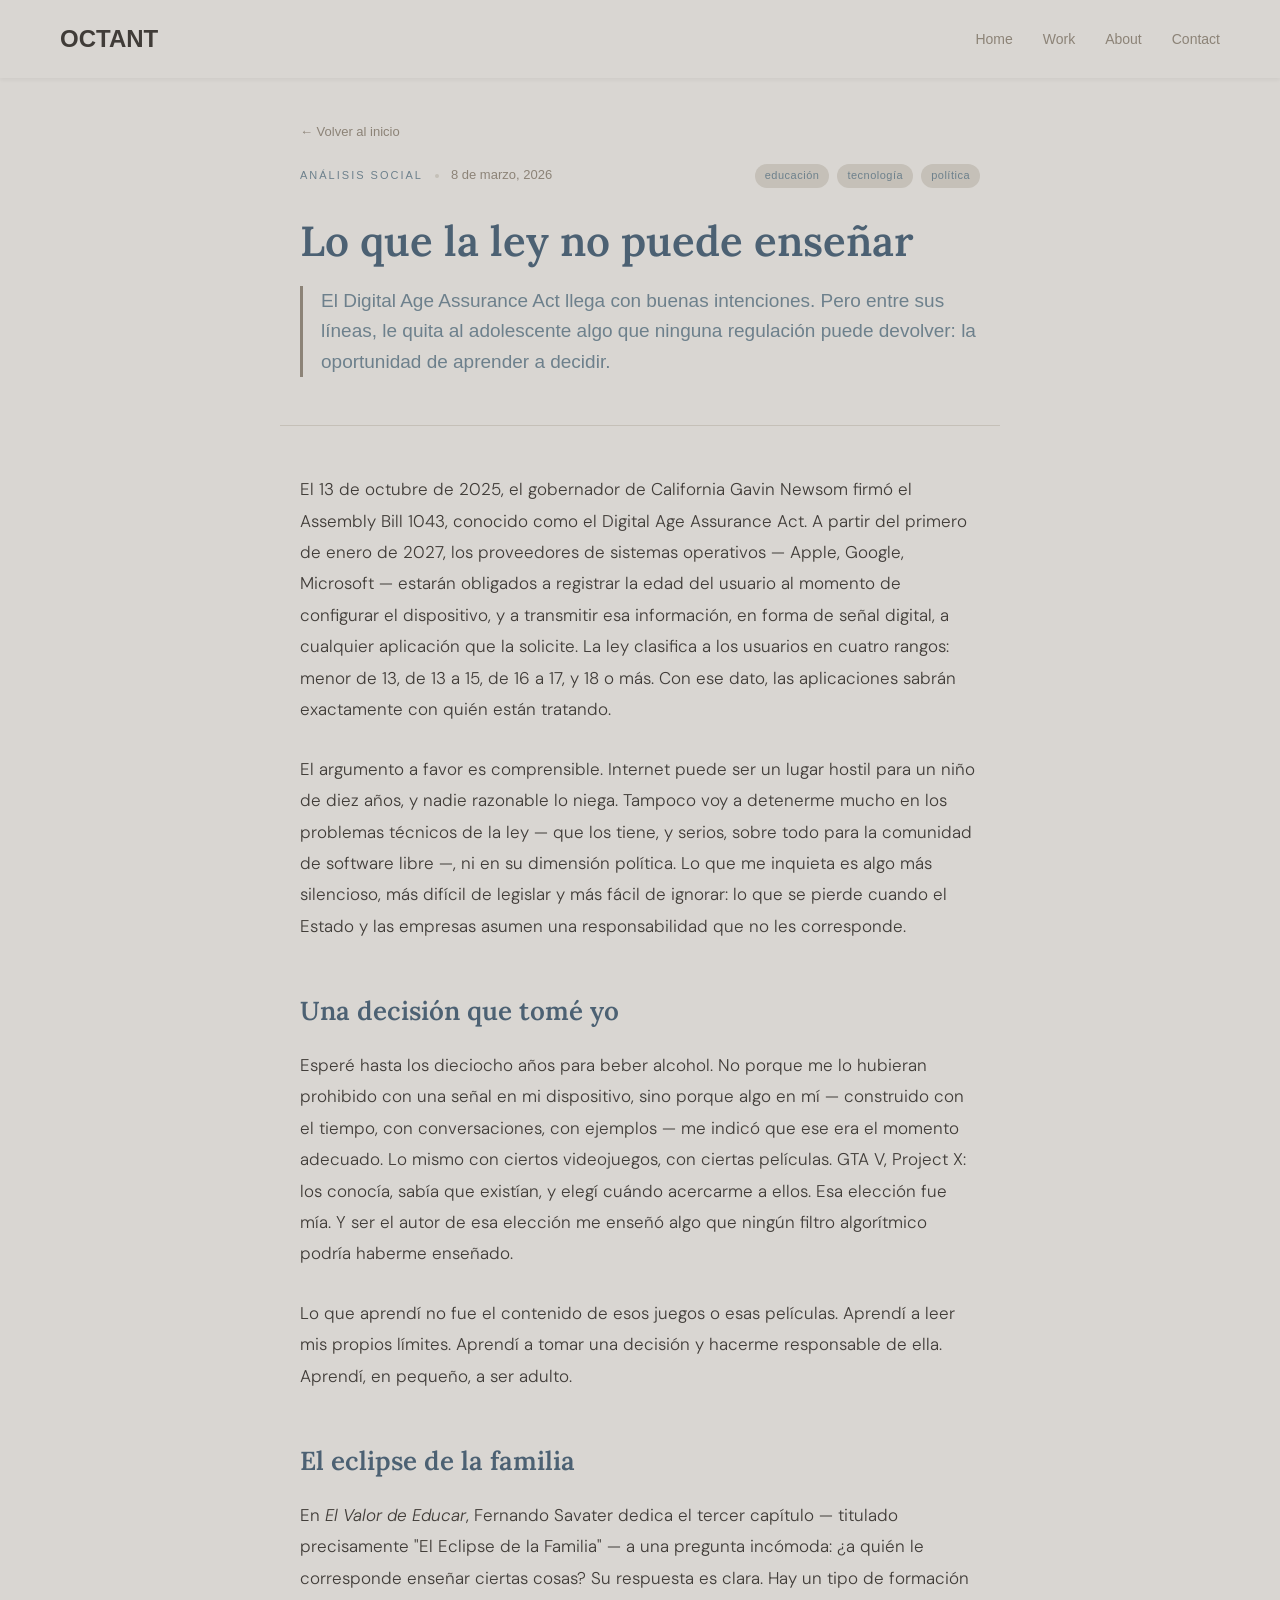
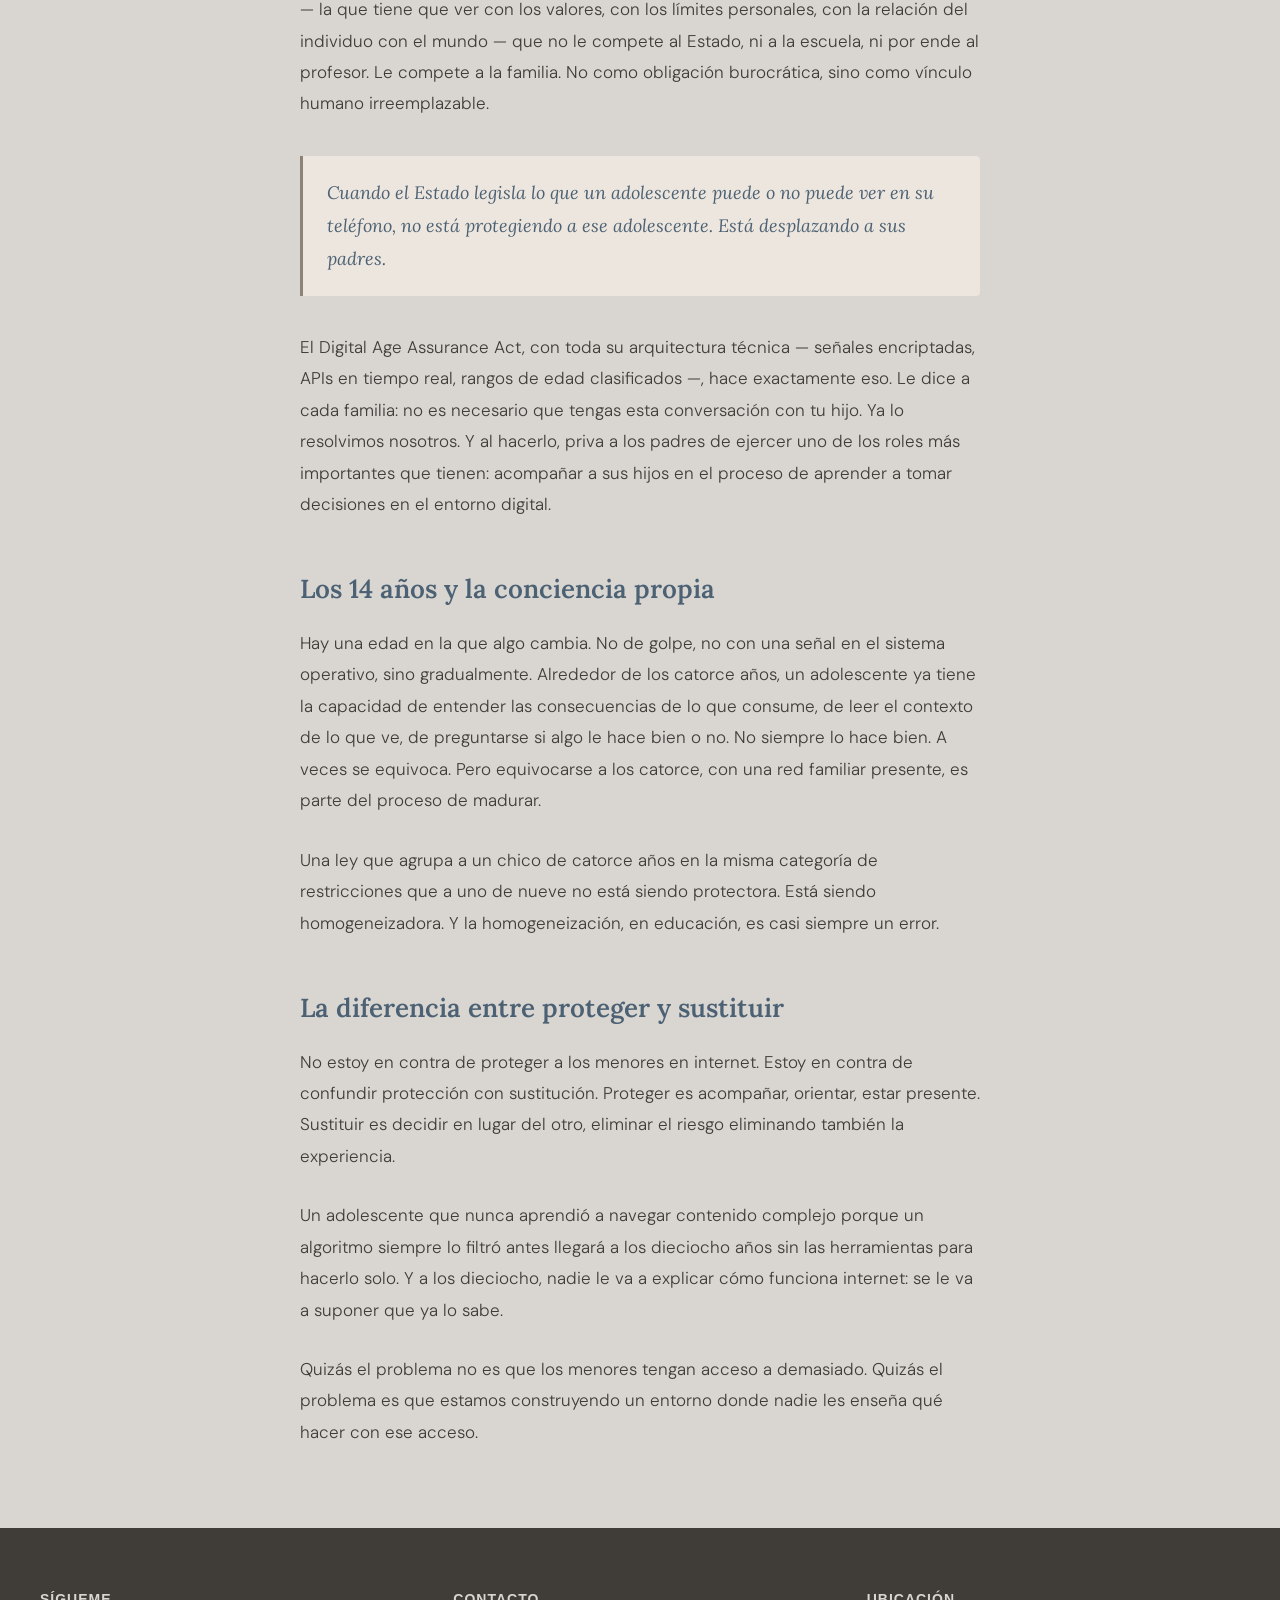
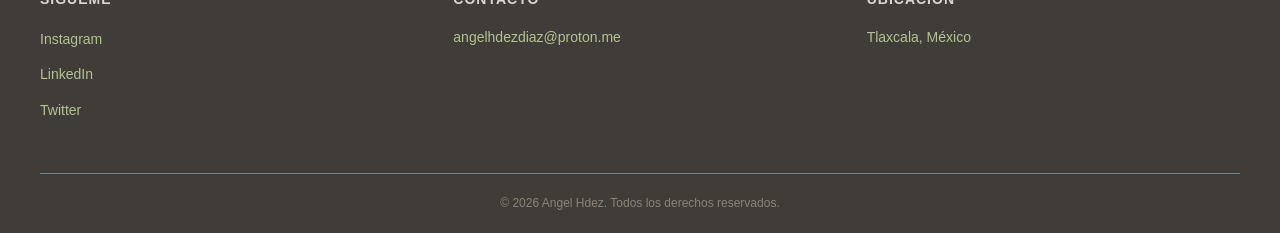
<file: lqllnpe.html>
<!DOCTYPE html>
<html lang="es">
    <head>
        <meta charset="UTF-8">
        <meta name="viewport" content="width=device-width, initial-scale=1.0">
        <title>Lo que la ley no puede enseñar — Angel Hdez</title>
        <link rel="preconnect" href="https://fonts.googleapis.com">
        <link rel="preconnect" href="https://fonts.gstatic.com" crossorigin>
        <link href="https://fonts.googleapis.com/css2?family=Lora:ital,wght@0,400;0,600;1,400&family=DM+Sans:wght@300;400;500&display=swap" rel="stylesheet">
        <link rel="stylesheet" href="styles.css" />
    </head>
    <body>

        <!-- Navigation -->
        <nav class="navbar">
            <div class="nav-container">
                <div class="logo"><a href="index.html" class="logo-link">OCTANT</a></div>
                <button class="hamburger" aria-label="Toggle menu">
                    <span></span>
                    <span></span>
                    <span></span>
                </button>
                <ul class="nav-links">
                    <li><a href="index.html#home">Home</a></li>
                    <li><a href="index.html#work">Work</a></li>
                    <li><a href="index.html#about">About</a></li>
                    <li><a href="index.html#contact">Contact</a></li>
                </ul>
            </div>
        </nav>

        <!-- Back link -->
        <div class="back-link">
            <a href="index.html">← Volver al inicio</a>
        </div>

        <!-- Article Header -->
        <header class="article-header">
            <div class="article-meta">
                <span class="article-category">Análisis Social</span>
                <span class="meta-divider"></span>
                <span class="article-date">8 de marzo, 2026</span>
                <div class="article-tags">
                    <span class="tag">educación</span>
                    <span class="tag">tecnología</span>
                    <span class="tag">política</span>
                </div>
            </div>

            <h1 class="article-title">Lo que la ley no puede enseñar</h1>

            <p class="article-subtitle">
                El Digital Age Assurance Act llega con buenas intenciones. Pero entre sus líneas, le quita al adolescente algo que ninguna regulación puede devolver: la oportunidad de aprender a decidir.
            </p>
        </header>

        <hr class="article-divider">

        <!-- Article Body -->
        <article class="article-body">

            <p>El 13 de octubre de 2025, el gobernador de California Gavin Newsom firmó el Assembly Bill 1043, conocido como el Digital Age Assurance Act. A partir del primero de enero de 2027, los proveedores de sistemas operativos — Apple, Google, Microsoft — estarán obligados a registrar la edad del usuario al momento de configurar el dispositivo, y a transmitir esa información, en forma de señal digital, a cualquier aplicación que la solicite. La ley clasifica a los usuarios en cuatro rangos: menor de 13, de 13 a 15, de 16 a 17, y 18 o más. Con ese dato, las aplicaciones sabrán exactamente con quién están tratando.</p>

            <p>El argumento a favor es comprensible. Internet puede ser un lugar hostil para un niño de diez años, y nadie razonable lo niega. Tampoco voy a detenerme mucho en los problemas técnicos de la ley — que los tiene, y serios, sobre todo para la comunidad de software libre —, ni en su dimensión política. Lo que me inquieta es algo más silencioso, más difícil de legislar y más fácil de ignorar: lo que se pierde cuando el Estado y las empresas asumen una responsabilidad que no les corresponde.</p>

            <h2>Una decisión que tomé yo</h2>

            <p>Esperé hasta los dieciocho años para beber alcohol. No porque me lo hubieran prohibido con una señal en mi dispositivo, sino porque algo en mí — construido con el tiempo, con conversaciones, con ejemplos — me indicó que ese era el momento adecuado. Lo mismo con ciertos videojuegos, con ciertas películas. GTA V, Project X: los conocía, sabía que existían, y elegí cuándo acercarme a ellos. Esa elección fue mía. Y ser el autor de esa elección me enseñó algo que ningún filtro algorítmico podría haberme enseñado.</p>

            <p>Lo que aprendí no fue el contenido de esos juegos o esas películas. Aprendí a leer mis propios límites. Aprendí a tomar una decisión y hacerme responsable de ella. Aprendí, en pequeño, a ser adulto.</p>

            <h2>El eclipse de la familia</h2>

            <p>En <em>El Valor de Educar</em>, Fernando Savater dedica el tercer capítulo — titulado precisamente "El Eclipse de la Familia" — a una pregunta incómoda: ¿a quién le corresponde enseñar ciertas cosas? Su respuesta es clara. Hay un tipo de formación — la que tiene que ver con los valores, con los límites personales, con la relación del individuo con el mundo — que no le compete al Estado, ni a la escuela, ni por ende al profesor. Le compete a la familia. No como obligación burocrática, sino como vínculo humano irreemplazable.</p>

            <blockquote>
                <p>Cuando el Estado legisla lo que un adolescente puede o no puede ver en su teléfono, no está protegiendo a ese adolescente. Está desplazando a sus padres.</p>
            </blockquote>

            <p>El Digital Age Assurance Act, con toda su arquitectura técnica — señales encriptadas, APIs en tiempo real, rangos de edad clasificados —, hace exactamente eso. Le dice a cada familia: no es necesario que tengas esta conversación con tu hijo. Ya lo resolvimos nosotros. Y al hacerlo, priva a los padres de ejercer uno de los roles más importantes que tienen: acompañar a sus hijos en el proceso de aprender a tomar decisiones en el entorno digital.</p>

            <h2>Los 14 años y la conciencia propia</h2>

            <p>Hay una edad en la que algo cambia. No de golpe, no con una señal en el sistema operativo, sino gradualmente. Alrededor de los catorce años, un adolescente ya tiene la capacidad de entender las consecuencias de lo que consume, de leer el contexto de lo que ve, de preguntarse si algo le hace bien o no. No siempre lo hace bien. A veces se equivoca. Pero equivocarse a los catorce, con una red familiar presente, es parte del proceso de madurar.</p>

            <p>Una ley que agrupa a un chico de catorce años en la misma categoría de restricciones que a uno de nueve no está siendo protectora. Está siendo homogeneizadora. Y la homogeneización, en educación, es casi siempre un error.</p>

            <h2>La diferencia entre proteger y sustituir</h2>

            <p>No estoy en contra de proteger a los menores en internet. Estoy en contra de confundir protección con sustitución. Proteger es acompañar, orientar, estar presente. Sustituir es decidir en lugar del otro, eliminar el riesgo eliminando también la experiencia.</p>

            <p>Un adolescente que nunca aprendió a navegar contenido complejo porque un algoritmo siempre lo filtró antes llegará a los dieciocho años sin las herramientas para hacerlo solo. Y a los dieciocho, nadie le va a explicar cómo funciona internet: se le va a suponer que ya lo sabe.</p>

            <p>Quizás el problema no es que los menores tengan acceso a demasiado. Quizás el problema es que estamos construyendo un entorno donde nadie les enseña qué hacer con ese acceso.</p>

        </article>

        <!-- Footer -->
        <footer class="footer" id="contact">
            <div class="footer-content">
                <div class="footer-section">
                    <h4>Sígueme</h4>
                    <ul>
                        <li><a href="#">Instagram</a></li>
                        <li><a href="#">LinkedIn</a></li>
                        <li><a href="#">Twitter</a></li>
                    </ul>
                </div>
                <div class="footer-section">
                    <h4>Contacto</h4>
                    <p>angelhdezdiaz@proton.me</p>
                </div>
                <div class="footer-section">
                    <h4>Ubicación</h4>
                    <p>Tlaxcala, México</p>
                </div>
            </div>
            <div class="footer-bottom">
                <p>&copy; 2026 Angel Hdez. Todos los derechos reservados.</p>
            </div>
        </footer>

        <script>
            // Hamburger menu functionality
            document.addEventListener('DOMContentLoaded', function() {
                const hamburger = document.querySelector('.hamburger');
                const navLinks = document.querySelector('.nav-links');

                hamburger.addEventListener('click', function() {
                    hamburger.classList.toggle('active');
                    navLinks.classList.toggle('mobile-menu');
                    navLinks.classList.toggle('active');
                });

                // Close menu when clicking a link
                const navItems = document.querySelectorAll('.nav-links a');
                navItems.forEach(item => {
                    item.addEventListener('click', function() {
                        hamburger.classList.remove('active');
                        navLinks.classList.remove('mobile-menu');
                        navLinks.classList.remove('active');
                    });
                });
            });
        </script>
    </body>
</html>
</file>
<file: styles.css>
@import url('https://fonts.googleapis.com/css2?family=Lora:ital,wght@0,400;0,600;1,400&family=DM+Sans:wght@300;400;500&display=swap');

* {
    margin: 0;
    padding: 0;
    box-sizing: border-box;
}

body {
    background-color: #D9D6D2;
    color: #403C38;
    font-family: -apple-system, BlinkMacSystemFont, 'Segoe UI', Roboto, Oxygen, Ubuntu, Cantarell, sans-serif;
    line-height: 1.6;
}

/* Navigation */
.navbar {
    background-color: #D9D6D2;
    padding: 20px 0;
    box-shadow: 0 2px 4px rgba(0,0,0,0.05);
    position: sticky;
    top: 0;
    z-index: 100;
}

.nav-container {
    max-width: 1200px;
    margin: 0 auto;
    padding: 0 20px;
    display: flex;
    justify-content: space-between;
    align-items: center;
}

.logo {
    font-size: 24px;
    font-weight: 700;
    color: #403C38;
}

.nav-links {
    display: flex;
    list-style: none;
    gap: 30px;
}

.nav-links a {
    text-decoration: none;
    color: #8C8377;
    font-size: 14px;
    transition: color 0.3s ease;
}

.nav-links a:hover {
    color: #403C38;
}

/* Hero Section */
.hero {
    max-width: 1200px;
    margin: 0 auto;
    padding: 60px 20px;
    display: grid;
    grid-template-columns: 1fr 1fr;
    gap: 60px;
    align-items: center;
}

.hero-content h1 {
    font-size: 48px;
    line-height: 1.2;
    margin-bottom: 20px;
    color: #4C6173;
    font-weight: 700;
}

.hero-content p {
    font-size: 18px;
    color: #8C8377;
}

.hero-image img {
    width: 100%;
    height: auto;
    border-radius: 8px;
    object-fit: cover;
}

/* Blog Section */
.blog-section {
    max-width: 1200px;
    margin: 80px auto;
    padding: 0 20px;
}

.blog-section h2 {
    font-size: 36px;
    margin-bottom: 40px;
    color: #4C6173;
    font-weight: 700;
}

.blog-grid {
    display: grid;
    grid-template-columns: repeat(3, 1fr);
    gap: 30px;
}

.blog-card {
    background: #ede6de;
    border: 1px solid #C5C0B8;
    border-radius: 8px;
    overflow: hidden;
    transition: transform 0.3s ease, box-shadow 0.3s ease;
}

.blog-card:hover {
    transform: translateY(-5px);
    box-shadow: 0 10px 30px rgba(0,0,0,0.1);
}

.blog-card-link {
    text-decoration: none;
    display: block;
    transition: all 0.3s ease;
}

.blog-card-link:hover .blog-card {
    transform: translateY(-8px);
    box-shadow: 0 15px 40px rgba(0,0,0,0.15);
}

.blog-card img {
    width: 100%;
    height: 300px;
    object-fit: cover;
}

.blog-card h3 {
    font-size: 20px;
    padding: 20px 20px 10px;
    color: #4C6173;
}

.blog-card p {
    padding: 0 20px 20px;
    color: #8C8377;
    font-size: 14px;
}

/* Older entries link */
.older-entries {
    text-align: center;
    margin-top: 30px;
}

.older-entries a {
    color: #8C8377;
    text-decoration: none;
    font-size: 14px;
    transition: color 0.3s ease;
}

.older-entries a:hover {
    color: #403C38;
}

/* About Section */
.about-section {
    max-width: 1200px;
    margin: 0 auto;
    padding: 80px 20px;
    background: #ede6de;
    border-radius: 8px;
    text-align: center;
}

.about-section h2 {
    font-size: 36px;
    margin-bottom: 20px;
    color: #4C6173;
    font-weight: 700;
}

.about-section p {
    font-size: 18px;
    color: #8C8377;
    max-width: 600px;
    margin: 0 auto;
}

/* Footer */
.footer {
    background-color: #403C38;
    color: #D9D6D2;
    padding: 60px 20px 20px;
    margin-top: 80px;
}

.footer-content {
    max-width: 1200px;
    margin: 0 auto;
    display: grid;
    grid-template-columns: repeat(3, 1fr);
    gap: 40px;
    margin-bottom: 40px;
}

.footer-section h4 {
    font-size: 14px;
    font-weight: 700;
    margin-bottom: 15px;
    text-transform: uppercase;
    letter-spacing: 1px;
}

.footer-section ul {
    list-style: none;
}

.footer-section ul li {
    margin-bottom: 10px;
}

.footer-section a {
    color: #B3C294;
    text-decoration: none;
    font-size: 14px;
    transition: color 0.3s ease;
}

.footer-section a:hover {
    color: #D9D6D2;
}

.footer-section p {
    color: #B3C294;
    font-size: 14px;
}

.footer-bottom {
    max-width: 1200px;
    margin: 0 auto;
    padding-top: 20px;
    border-top: 1px solid #6D808C;
    text-align: center;
    color: #8C8377;
    font-size: 12px;
}

/* Logo link */
.logo-link {
    text-decoration: none;
    color: inherit;
}

/* ── Blog Post ── */
.back-link {
    max-width: 720px;
    margin: 40px auto 20px;
    padding: 0 20px;
}

.back-link a {
    font-size: 13px;
    color: #8C8377;
    text-decoration: none;
    transition: color 0.3s ease;
    display: inline-flex;
    align-items: center;
    gap: 6px;
}

.back-link a:hover {
    color: #403C38;
}

.article-header {
    max-width: 720px;
    margin: 20px auto 0;
    padding: 0 20px;
}

.article-meta {
    display: flex;
    align-items: center;
    gap: 12px;
    margin-bottom: 28px;
    flex-wrap: wrap;
}

.article-category {
    font-size: 11px;
    font-weight: 500;
    letter-spacing: 2px;
    text-transform: uppercase;
    color: #6D808C;
}

.meta-divider {
    width: 4px;
    height: 4px;
    border-radius: 50%;
    background-color: #C5C0B8;
}

.article-date {
    font-size: 13px;
    color: #8C8377;
}

.article-tags {
    display: flex;
    gap: 8px;
    flex-wrap: wrap;
    margin-left: auto;
}

.tag {
    font-size: 11px;
    color: #6D808C;
    background: #C5C0B8;
    padding: 3px 10px;
    border-radius: 20px;
    letter-spacing: 0.5px;
}

.article-title {
    font-family: 'Lora', serif;
    font-size: 42px;
    line-height: 1.2;
    color: #4C6173;
    font-weight: 600;
    margin-bottom: 20px;
}

.article-subtitle {
    font-size: 19px;
    color: #6D808C;
    line-height: 1.6;
    font-weight: 300;
    border-left: 3px solid #8C8377;
    padding-left: 18px;
    margin-bottom: 48px;
}

.article-divider {
    max-width: 720px;
    margin: 0 auto 48px;
    padding: 0 20px;
    border: none;
    border-top: 1px solid #C5C0B8;
}

.article-body {
    max-width: 720px;
    margin: 0 auto 80px;
    padding: 0 20px;
    font-family: 'DM Sans', sans-serif;
}

.article-body p {
    font-size: 17px;
    line-height: 1.85;
    color: #403C38;
    margin-bottom: 28px;
    font-weight: 300;
}

.article-body h2 {
    font-family: 'Lora', serif;
    font-size: 26px;
    color: #4C6173;
    margin: 48px 0 18px;
    font-weight: 600;
}

.article-body h3 {
    font-size: 16px;
    font-weight: 500;
    letter-spacing: 1.5px;
    text-transform: uppercase;
    color: #6D808C;
    margin: 40px 0 14px;
}

.article-body blockquote {
    margin: 36px 0;
    padding: 20px 24px;
    background: #ede6de;
    border-left: 3px solid #8C8377;
    border-radius: 0 4px 4px 0;
}

.article-body blockquote p {
    font-family: 'Lora', serif;
    font-style: italic;
    font-size: 18px;
    color: #4C6173;
    margin-bottom: 0;
}

/* Hamburger Menu */
.hamburger {
    display: none;
    flex-direction: column;
    cursor: pointer;
    padding: 4px;
    background: none;
    border: none;
    gap: 4px;
}

.hamburger span {
    width: 24px;
    height: 2px;
    background-color: #403C38;
    transition: all 0.3s ease;
    transform-origin: center;
}

.hamburger.active span:nth-child(1) {
    transform: rotate(45deg) translate(6px, 6px);
}

.hamburger.active span:nth-child(2) {
    opacity: 0;
}

.hamburger.active span:nth-child(3) {
    transform: rotate(-45deg) translate(6px, -6px);
}

.nav-links.mobile-menu {
    position: absolute;
    top: calc(100% + 10px);
    right: 20px;
    background-color: #D9D6D2;
    flex-direction: column;
    padding: 15px 20px;
    gap: 15px;
    box-shadow: 0 4px 12px rgba(0,0,0,0.1);
    border-radius: 8px;
    transform: translateY(-10px);
    opacity: 0;
    visibility: hidden;
    transition: all 0.3s ease;
    min-width: 160px;
    z-index: 1000;
}

.nav-links.mobile-menu.active {
    transform: translateY(0);
    opacity: 1;
    visibility: visible;
}

/* Responsive */
@media (max-width: 768px) {
    .hamburger {
        display: flex;
    }

    .nav-links {
        display: none;
    }

    .nav-links.mobile-menu {
        display: flex;
    }

    .hero {
        grid-template-columns: 1fr;
        padding: 40px 20px;
    }

    .hero-content h1 {
        font-size: 32px;
    }

    .blog-grid {
        grid-template-columns: 1fr;
    }

    .footer-content {
        grid-template-columns: 1fr;
        gap: 20px;
    }

    .article-title {
        font-size: 30px;
    }

    .article-subtitle {
        font-size: 16px;
    }

    .article-tags {
        margin-left: 0;
        margin-top: 8px;
    }
}
</file>
